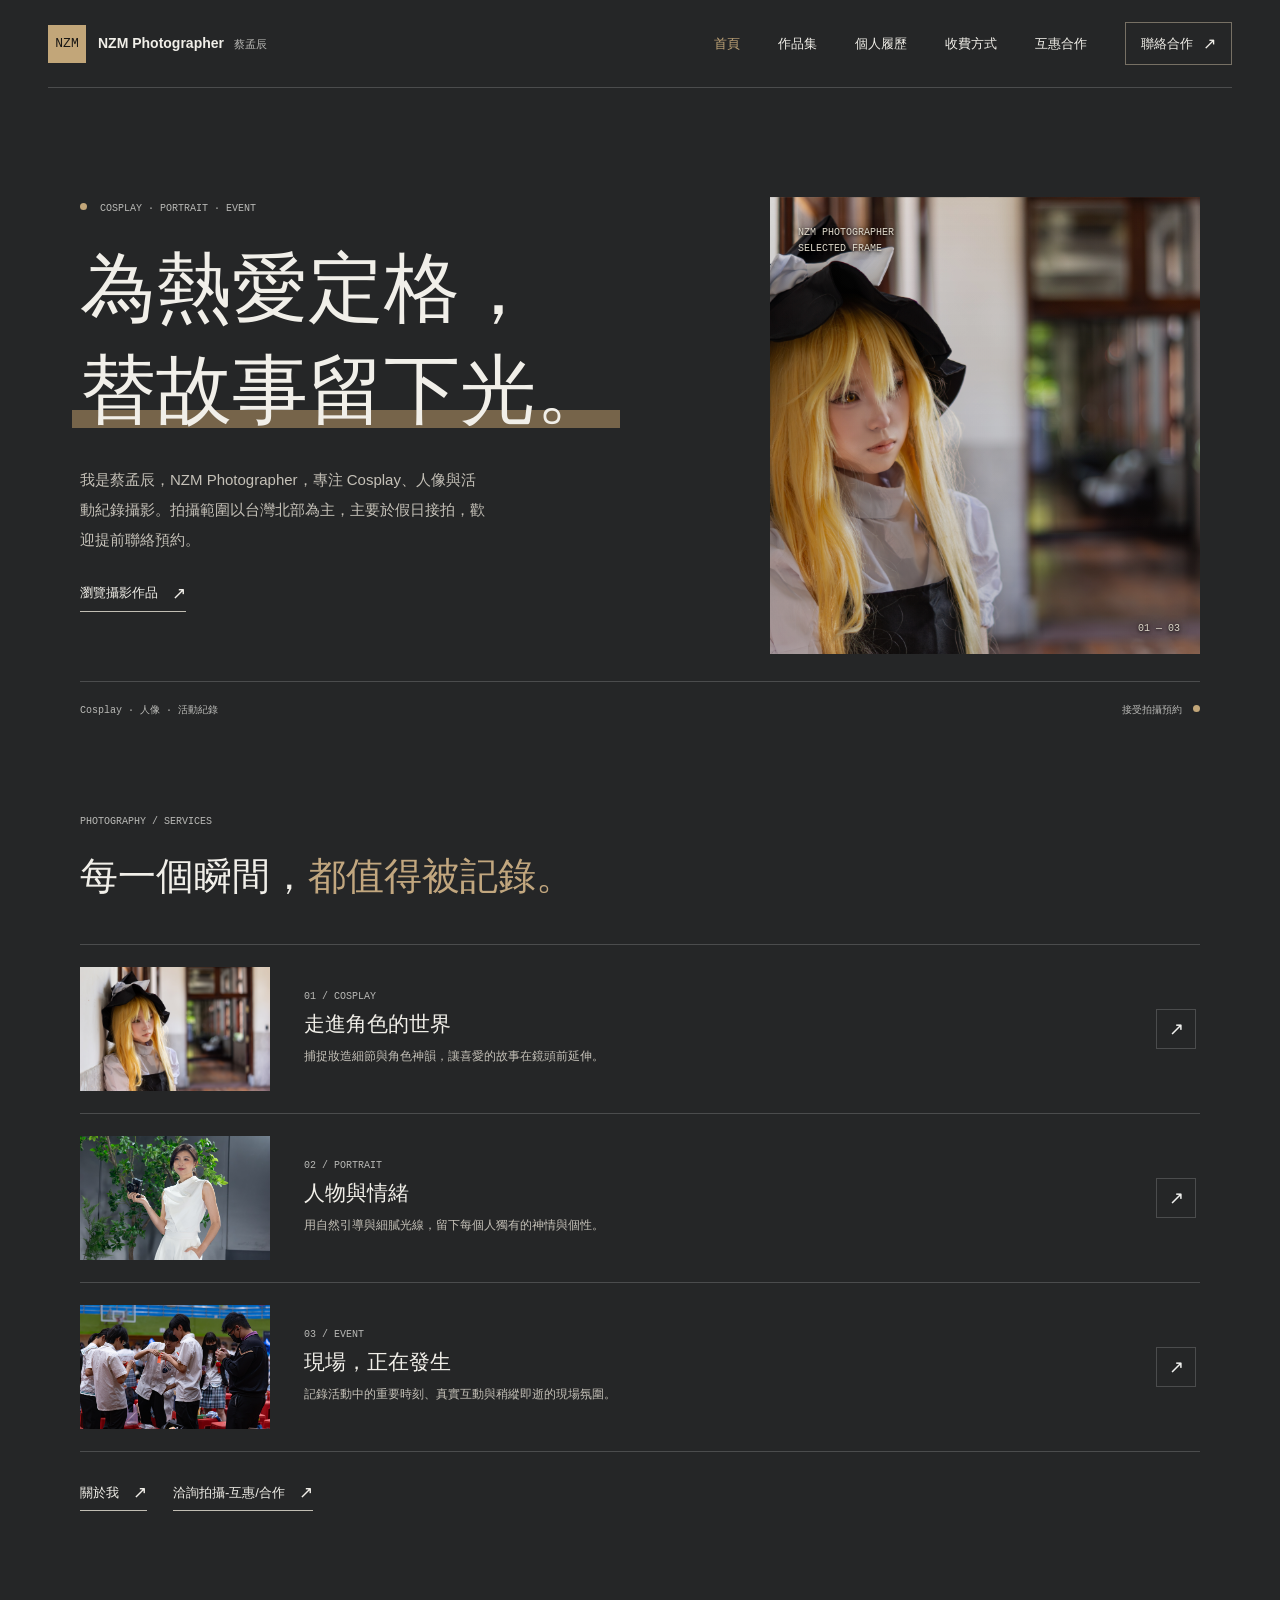
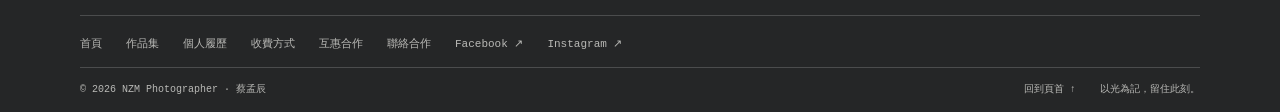
<file: index.html>
<!doctype html>
<html lang="zh-Hant">
  <head>
    <meta charset="UTF-8" />
    <meta name="viewport" content="width=device-width, initial-scale=1.0" />
    <meta name="theme-color" content="#252627" />
    <meta name="description" content="NZM Photographer 蔡孟辰的攝影作品集，專注 Cosplay、人像與活動紀錄攝影。" />
    <title>NZM Photographer | 蔡孟辰</title>
    <link rel="stylesheet" href="./styles.css" />
    <script src="./script.js" defer></script>
  </head>
  <body>
    <header class="site-header">
      <a class="brand" href="./index.html" aria-label="NZM Photographer 蔡孟辰，回到首頁">
        <span class="brand-mark">NZM</span>
        <span class="brand-name">NZM Photographer <span>蔡孟辰</span></span>
      </a>
      <button class="menu-toggle" type="button" aria-expanded="false" aria-controls="site-nav">
        <span></span>
        <span></span>
        <span class="visually-hidden">開啟選單</span>
      </button>
      <nav class="site-nav" id="site-nav" aria-label="主要導覽">
        <a href="./index.html" aria-current="page">首頁</a>
        <a href="./portfolio.html">作品集</a>
        <a href="./resume.html">個人履歷</a>
        <a href="./pricing.html">收費方式</a>
        <a href="./collaboration.html">互惠合作</a>
        <a class="nav-contact" href="./contact.html">聯絡合作 <span aria-hidden="true">↗</span></a>
      </nav>
    </header>

    <main id="top">
      <section class="hero section-wrap" aria-labelledby="hero-title">
        <div class="hero-copy">
          <p class="eyebrow"><span class="status-dot"></span> COSPLAY · PORTRAIT · EVENT</p>
          <h1 id="hero-title">為熱愛定格，<br /><span>替故事留下光。</span></h1>
          <p class="hero-intro">我是蔡孟辰，NZM Photographer，專注 Cosplay、人像與活動紀錄攝影。拍攝範圍以台灣北部為主，主要於假日接拍，歡迎提前聯絡預約。</p>
          <a class="text-link" href="./portfolio.html">瀏覽攝影作品 <span aria-hidden="true">↗</span></a>
        </div>
        <div class="hero-art" role="img" aria-label="NZM Photographer 的 Cosplay 攝影作品">
          <span class="art-caption">NZM PHOTOGRAPHER<br />SELECTED FRAME</span>
          <span class="art-index">01 — 03</span>
        </div>
        <div class="hero-foot">
          <span>Cosplay · 人像 · 活動紀錄</span>
          <span>接受拍攝預約 <span class="status-dot"></span></span>
        </div>
      </section>

      <section class="home-services section-wrap" aria-labelledby="services-title">
        <div class="section-heading">
          <p class="eyebrow">PHOTOGRAPHY / SERVICES</p>
          <h2 id="services-title">每一個瞬間，<em>都值得被記錄。</em></h2>
        </div>
        <div class="service-links">
          <a class="service-link" href="./portfolio.html#cosplay">
            <span class="service-visual"><img src="./images/01cosplay.jpg" alt="" loading="lazy" /></span>
            <span class="service-copy"><span class="service-number">01 / COSPLAY</span><strong>走進角色的世界</strong><span class="service-description">捕捉妝造細節與角色神韻，讓喜愛的故事在鏡頭前延伸。</span></span>
            <span class="service-arrow" aria-hidden="true">↗</span>
          </a>
          <a class="service-link" href="./portfolio.html#portrait">
            <span class="service-visual"><img src="./images/02portralt.jpg" alt="" loading="lazy" /></span>
            <span class="service-copy"><span class="service-number">02 / PORTRAIT</span><strong>人物與情緒</strong><span class="service-description">用自然引導與細膩光線，留下每個人獨有的神情與個性。</span></span>
            <span class="service-arrow" aria-hidden="true">↗</span>
          </a>
          <a class="service-link" href="./portfolio.html#event">
            <span class="service-visual"><img src="./images/03event.jpg" alt="" loading="lazy" /></span>
            <span class="service-copy"><span class="service-number">03 / EVENT</span><strong>現場，正在發生</strong><span class="service-description">記錄活動中的重要時刻、真實互動與稍縱即逝的現場氛圍。</span></span>
            <span class="service-arrow" aria-hidden="true">↗</span>
          </a>
        </div>
        <div class="home-cta">
          <a class="text-link" href="./resume.html">關於我 <span aria-hidden="true">↗</span></a>
          <a class="text-link" href="./contact.html">洽詢拍攝-互惠/合作 <span aria-hidden="true">↗</span></a>
        </div>
      </section>
    </main>

    <footer class="site-footer section-wrap">
      <nav class="footer-links" aria-label="頁尾快速連結">
        <a href="./index.html">首頁</a>
        <a href="./portfolio.html">作品集</a>
        <a href="./resume.html">個人履歷</a>
        <a href="./pricing.html">收費方式</a>
        <a href="./collaboration.html">互惠合作</a>
        <a href="./contact.html">聯絡合作</a>
        <a href="https://www.facebook.com/profile.php?id=61589258202401" target="_blank" rel="noopener noreferrer">Facebook ↗</a>
        <a href="https://www.instagram.com/ykacgn17_t0kisaki/" target="_blank" rel="noopener noreferrer">Instagram ↗</a>
      </nav>
      <span>© <span id="year"></span> NZM Photographer · 蔡孟辰</span>
      <a href="#top">回到頁首 ↑</a>
      <span>以光為記，留住此刻。</span>
    </footer>
  </body>
</html>
</file>
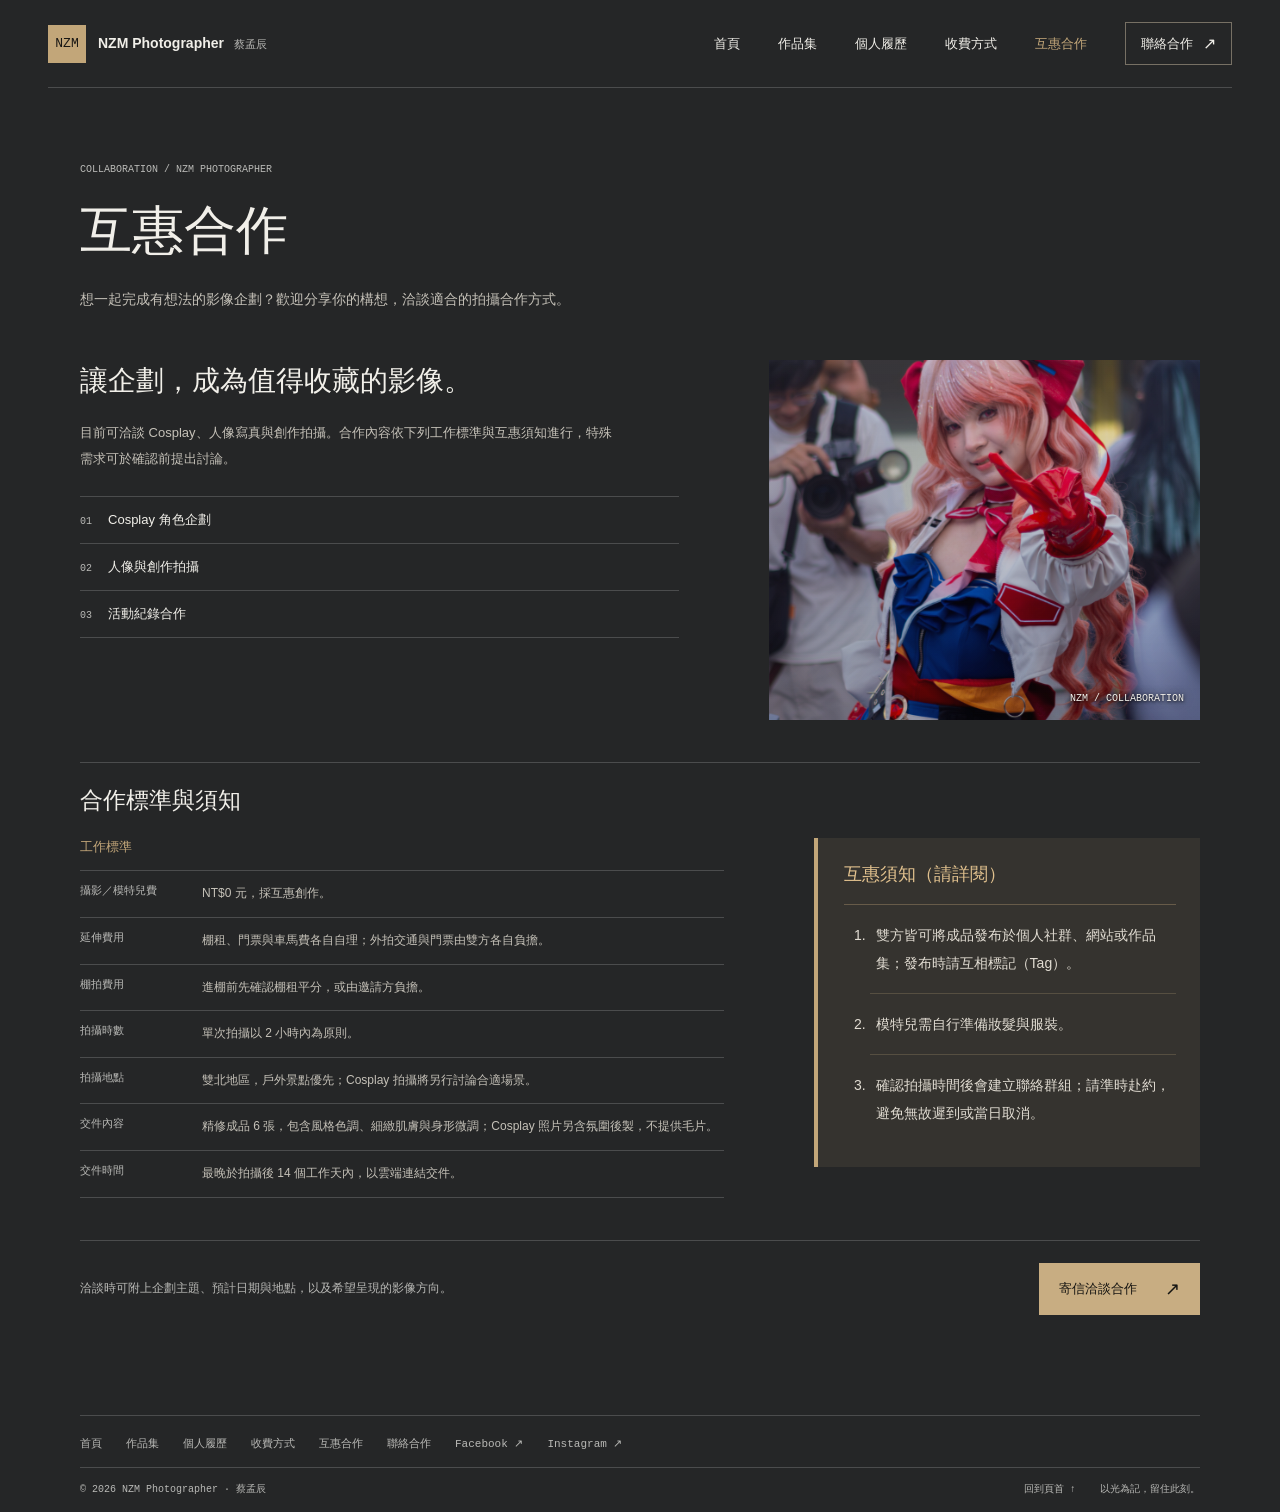
<file: collaboration.html>
<!doctype html>
<html lang="zh-Hant">
  <head>
    <meta charset="UTF-8" />
    <meta name="viewport" content="width=device-width, initial-scale=1.0" />
    <meta name="theme-color" content="#252627" />
    <meta name="description" content="與 NZM Photographer 蔡孟辰洽談 Cosplay、人像與活動紀錄互惠合作。" />
    <title>互惠合作 | NZM Photographer</title>
    <link rel="stylesheet" href="./styles.css" />
    <script src="./script.js" defer></script>
  </head>
  <body>
    <header class="site-header">
      <a class="brand" href="./index.html" aria-label="NZM Photographer 蔡孟辰，回到首頁">
        <span class="brand-mark">NZM</span>
        <span class="brand-name">NZM Photographer <span>蔡孟辰</span></span>
      </a>
      <button class="menu-toggle" type="button" aria-expanded="false" aria-controls="site-nav">
        <span></span><span></span><span class="visually-hidden">開啟選單</span>
      </button>
      <nav class="site-nav" id="site-nav" aria-label="主要導覽">
        <a href="./index.html">首頁</a>
        <a href="./portfolio.html">作品集</a>
        <a href="./resume.html">個人履歷</a>
        <a href="./pricing.html">收費方式</a>
        <a href="./collaboration.html" aria-current="page">互惠合作</a>
        <a class="nav-contact" href="./contact.html">聯絡合作 <span aria-hidden="true">↗</span></a>
      </nav>
    </header>
    <main id="top" class="page-content section-wrap collaboration-page">
      <header class="page-heading">
        <p class="eyebrow">COLLABORATION / NZM PHOTOGRAPHER</p>
        <h1>互惠合作</h1>
        <p>想一起完成有想法的影像企劃？歡迎分享你的構想，洽談適合的拍攝合作方式。</p>
      </header>
      <section class="collaboration-intro" aria-labelledby="collaboration-title">
        <div class="collaboration-copy">
          <h2 id="collaboration-title">讓企劃，成為值得收藏的影像。</h2>
          <p>目前可洽談 Cosplay、人像寫真與創作拍攝。合作內容依下列工作標準與互惠須知進行，特殊需求可於確認前提出討論。</p>
          <ul class="collaboration-types">
            <li><span>01</span> Cosplay 角色企劃</li>
            <li><span>02</span> 人像與創作拍攝</li>
            <li><span>03</span> 活動紀錄合作</li>
          </ul>
        </div>
        <div class="collaboration-photo" role="img" aria-label="互惠合作 Cosplay 攝影作品">
          <span>NZM / COLLABORATION</span>
        </div>
      </section>
      <section class="collaboration-terms" aria-labelledby="collaboration-terms-title">
        <h2 id="collaboration-terms-title">合作標準與須知</h2>
        <div class="collaboration-terms-grid">
          <section class="collaboration-standard" aria-labelledby="work-standard-title">
            <h3 id="work-standard-title">工作標準</h3>
            <dl class="collaboration-rule-list">
              <div><dt>攝影／模特兒費</dt><dd>NT$0 元，採互惠創作。</dd></div>
              <div><dt>延伸費用</dt><dd>棚租、門票與車馬費各自自理；外拍交通與門票由雙方各自負擔。</dd></div>
              <div><dt>棚拍費用</dt><dd>進棚前先確認棚租平分，或由邀請方負擔。</dd></div>
              <div><dt>拍攝時數</dt><dd>單次拍攝以 2 小時內為原則。</dd></div>
              <div><dt>拍攝地點</dt><dd>雙北地區，戶外景點優先；Cosplay 拍攝將另行討論合適場景。</dd></div>
              <div><dt>交件內容</dt><dd>精修成品 6 張，包含風格色調、細緻肌膚與身形微調；Cosplay 照片另含氛圍後製，不提供毛片。</dd></div>
              <div><dt>交件時間</dt><dd>最晚於拍攝後 14 個工作天內，以雲端連結交件。</dd></div>
            </dl>
          </section>
          <section class="collaboration-notes" aria-labelledby="mutual-notes-title">
            <h3 id="mutual-notes-title">互惠須知（請詳閱）</h3>
            <ol>
              <li>雙方皆可將成品發布於個人社群、網站或作品集；發布時請互相標記（Tag）。</li>
              <li>模特兒需自行準備妝髮與服裝。</li>
              <li>確認拍攝時間後會建立聯絡群組；請準時赴約，避免無故遲到或當日取消。</li>
            </ol>
          </section>
        </div>
      </section>
      <section class="collaboration-contact" aria-label="互惠合作洽詢">
        <p>洽談時可附上企劃主題、預計日期與地點，以及希望呈現的影像方向。</p>
        <a class="contact-button" href="mailto:c636222454@gmail.com?subject=%E4%BA%92%E6%83%A0%E5%90%88%E4%BD%9C%E6%B4%BD%E8%A9%A2">寄信洽談合作 <span aria-hidden="true">↗</span></a>
      </section>
    </main>
    <footer class="site-footer section-wrap">
      <nav class="footer-links" aria-label="頁尾快速連結">
        <a href="./index.html">首頁</a>
        <a href="./portfolio.html">作品集</a>
        <a href="./resume.html">個人履歷</a>
        <a href="./pricing.html">收費方式</a>
        <a href="./collaboration.html">互惠合作</a>
        <a href="./contact.html">聯絡合作</a>
        <a href="https://www.facebook.com/profile.php?id=61589258202401" target="_blank" rel="noopener noreferrer">Facebook ↗</a>
        <a href="https://www.instagram.com/ykacgn17_t0kisaki/" target="_blank" rel="noopener noreferrer">Instagram ↗</a>
      </nav>
      <span>© <span id="year"></span> NZM Photographer · 蔡孟辰</span>
      <a href="#top">回到頁首 ↑</a>
      <span>以光為記，留住此刻。</span>
    </footer>
  </body>
</html>
</file>
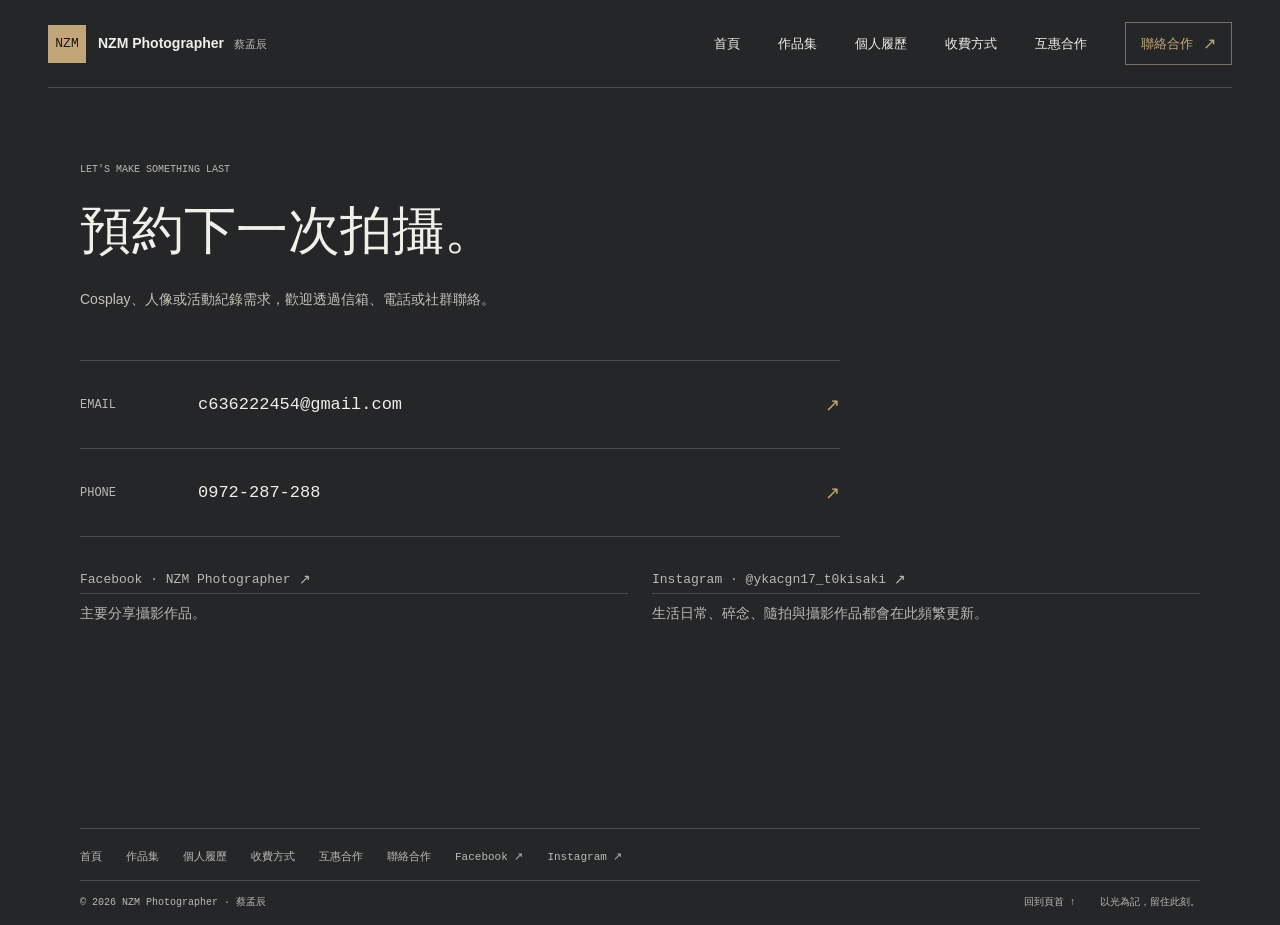
<file: contact.html>
<!doctype html>
<html lang="zh-Hant">
  <head>
    <meta charset="UTF-8" />
    <meta name="viewport" content="width=device-width, initial-scale=1.0" />
    <meta name="theme-color" content="#252627" />
    <meta name="description" content="聯絡 NZM Photographer 蔡孟辰，洽詢 Cosplay、人像與活動紀錄攝影。" />
    <title>聯絡合作 | NZM Photographer</title>
    <link rel="stylesheet" href="./styles.css" />
    <script src="./script.js" defer></script>
  </head>
  <body>
    <header class="site-header">
      <a class="brand" href="./index.html" aria-label="NZM Photographer 蔡孟辰，回到首頁">
        <span class="brand-mark">NZM</span>
        <span class="brand-name">NZM Photographer <span>蔡孟辰</span></span>
      </a>
      <button class="menu-toggle" type="button" aria-expanded="false" aria-controls="site-nav">
        <span></span><span></span><span class="visually-hidden">開啟選單</span>
      </button>
      <nav class="site-nav" id="site-nav" aria-label="主要導覽">
        <a href="./index.html">首頁</a>
        <a href="./portfolio.html">作品集</a>
        <a href="./resume.html">個人履歷</a>
        <a href="./pricing.html">收費方式</a>
        <a href="./collaboration.html">互惠合作</a>
        <a class="nav-contact" href="./contact.html" aria-current="page">聯絡合作 <span aria-hidden="true">↗</span></a>
      </nav>
    </header>
    <main id="top" class="page-content section-wrap contact-page">
      <header class="page-heading">
        <p class="eyebrow">LET'S MAKE SOMETHING LAST</p>
        <h1>預約下一次拍攝。</h1>
        <p>Cosplay、人像或活動紀錄需求，歡迎透過信箱、電話或社群聯絡。</p>
      </header>
      <section class="contact-details" aria-label="聯絡方式">
        <a class="contact-detail" href="mailto:c636222454@gmail.com">
          <span class="eyebrow">EMAIL</span><strong>c636222454@gmail.com</strong><span aria-hidden="true">↗</span>
        </a>
        <a class="contact-detail" href="tel:+886972287288">
          <span class="eyebrow">PHONE</span><strong>0972-287-288</strong><span aria-hidden="true">↗</span>
        </a>
      </section>
      <nav class="social-links contact-socials" aria-label="社群平台">
        <div class="social-item">
          <a href="https://www.facebook.com/profile.php?id=61589258202401" target="_blank" rel="noopener noreferrer">Facebook · NZM Photographer <span aria-hidden="true">↗</span></a>
          <p>主要分享攝影作品。</p>
        </div>
        <div class="social-item">
          <a href="https://www.instagram.com/ykacgn17_t0kisaki/" target="_blank" rel="noopener noreferrer">Instagram · @ykacgn17_t0kisaki <span aria-hidden="true">↗</span></a>
          <p>生活日常、碎念、隨拍與攝影作品都會在此頻繁更新。</p>
        </div>
      </nav>
    </main>
    <footer class="site-footer section-wrap">
      <nav class="footer-links" aria-label="頁尾快速連結">
        <a href="./index.html">首頁</a>
        <a href="./portfolio.html">作品集</a>
        <a href="./resume.html">個人履歷</a>
        <a href="./pricing.html">收費方式</a>
        <a href="./collaboration.html">互惠合作</a>
        <a href="./contact.html">聯絡合作</a>
        <a href="https://www.facebook.com/profile.php?id=61589258202401" target="_blank" rel="noopener noreferrer">Facebook ↗</a>
        <a href="https://www.instagram.com/ykacgn17_t0kisaki/" target="_blank" rel="noopener noreferrer">Instagram ↗</a>
      </nav>
      <span>© <span id="year"></span> NZM Photographer · 蔡孟辰</span>
      <a href="#top">回到頁首 ↑</a>
      <span>以光為記，留住此刻。</span>
    </footer>
  </body>
</html>
</file>
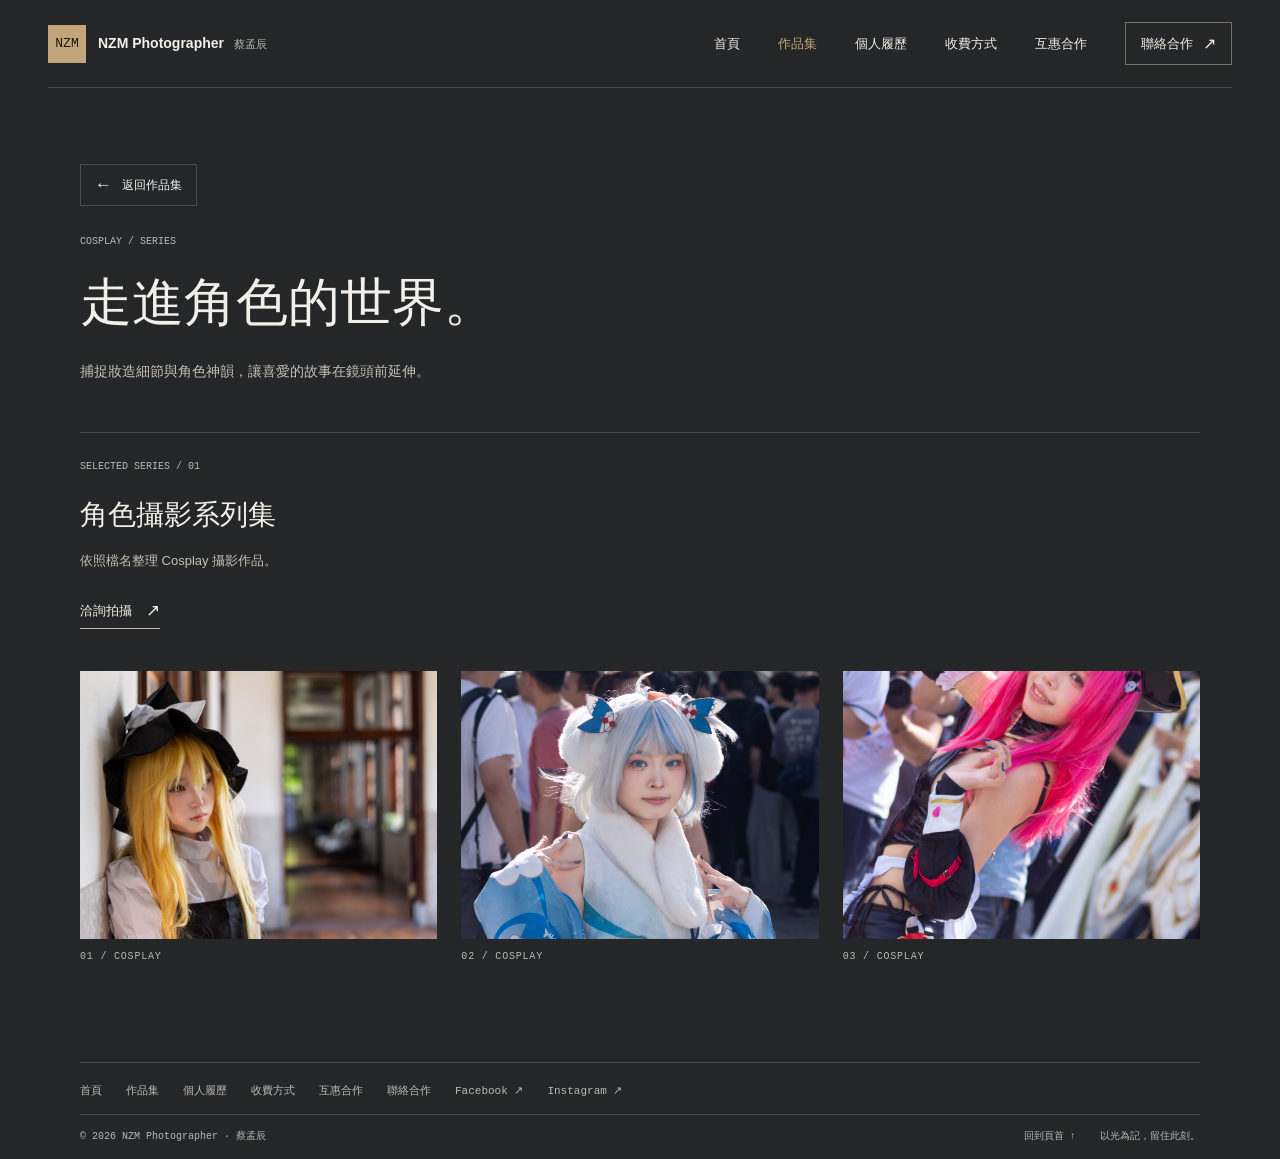
<file: cosplay-series.html>
<!doctype html>
<html lang="zh-Hant">
  <head>
    <meta charset="UTF-8" />
    <meta name="viewport" content="width=device-width, initial-scale=1.0" />
    <meta name="theme-color" content="#252627" />
    <meta name="description" content="瀏覽 NZM Photographer 蔡孟辰的 Cosplay 角色攝影系列作品。" />
    <title>Cosplay 系列作品 | NZM Photographer</title>
    <link rel="stylesheet" href="./styles.css" />
    <script src="./script.js" defer></script>
  </head>
  <body>
    <header class="site-header">
      <a class="brand" href="./index.html" aria-label="NZM Photographer 蔡孟辰，回到首頁">
        <span class="brand-mark">NZM</span>
        <span class="brand-name">NZM Photographer <span>蔡孟辰</span></span>
      </a>
      <button class="menu-toggle" type="button" aria-expanded="false" aria-controls="site-nav">
        <span></span><span></span><span class="visually-hidden">開啟選單</span>
      </button>
      <nav class="site-nav" id="site-nav" aria-label="主要導覽">
        <a href="./index.html">首頁</a>
        <a href="./portfolio.html" aria-current="page">作品集</a>
        <a href="./resume.html">個人履歷</a>
        <a href="./pricing.html">收費方式</a>
        <a href="./collaboration.html">互惠合作</a>
        <a class="nav-contact" href="./contact.html">聯絡合作 <span aria-hidden="true">↗</span></a>
      </nav>
    </header>
    <main id="top" class="page-content section-wrap">
      <a class="series-back-link" href="./portfolio.html"><span aria-hidden="true">←</span> 返回作品集</a>
      <header class="page-heading">
        <p class="eyebrow">COSPLAY / SERIES</p>
        <h1>走進角色的世界。</h1>
        <p>捕捉妝造細節與角色神韻，讓喜愛的故事在鏡頭前延伸。</p>
      </header>
      <section class="series-collection" aria-label="Cosplay 系列作品">
        <div class="series-copy">
          <p class="eyebrow">SELECTED SERIES / 01</p>
          <h2>角色攝影系列集</h2>
          <p>依照檔名整理 Cosplay 攝影作品。</p>
          <nav class="series-links" aria-label="系列頁面導覽">
            <a class="text-link" href="./contact.html">洽詢拍攝 <span aria-hidden="true">↗</span></a>
          </nav>
        </div>
      </section>
      <section class="series-gallery" aria-label="Cosplay 攝影作品">
        <figure class="series-gallery-item">
          <img src="./images/01cosplay.jpg" alt="Cosplay 角色攝影作品 01" loading="lazy" />
          <figcaption>01 / COSPLAY</figcaption>
        </figure>
        <figure class="series-gallery-item">
          <img src="./images/01cosplay2.jpg" alt="Cosplay 角色攝影作品 02" loading="lazy" />
          <figcaption>02 / COSPLAY</figcaption>
        </figure>
        <figure class="series-gallery-item">
          <img src="./images/01cosplay3.jpg" alt="Cosplay 角色攝影作品 03" loading="lazy" />
          <figcaption>03 / COSPLAY</figcaption>
        </figure>
      </section>
    </main>
    <footer class="site-footer section-wrap">
      <nav class="footer-links" aria-label="頁尾快速連結">
        <a href="./index.html">首頁</a>
        <a href="./portfolio.html">作品集</a>
        <a href="./resume.html">個人履歷</a>
        <a href="./pricing.html">收費方式</a>
        <a href="./collaboration.html">互惠合作</a>
        <a href="./contact.html">聯絡合作</a>
        <a href="https://www.facebook.com/profile.php?id=61589258202401" target="_blank" rel="noopener noreferrer">Facebook ↗</a>
        <a href="https://www.instagram.com/ykacgn17_t0kisaki/" target="_blank" rel="noopener noreferrer">Instagram ↗</a>
      </nav>
      <span>© <span id="year"></span> NZM Photographer · 蔡孟辰</span>
      <a href="#top">回到頁首 ↑</a>
      <span>以光為記，留住此刻。</span>
    </footer>
  </body>
</html>
</file>
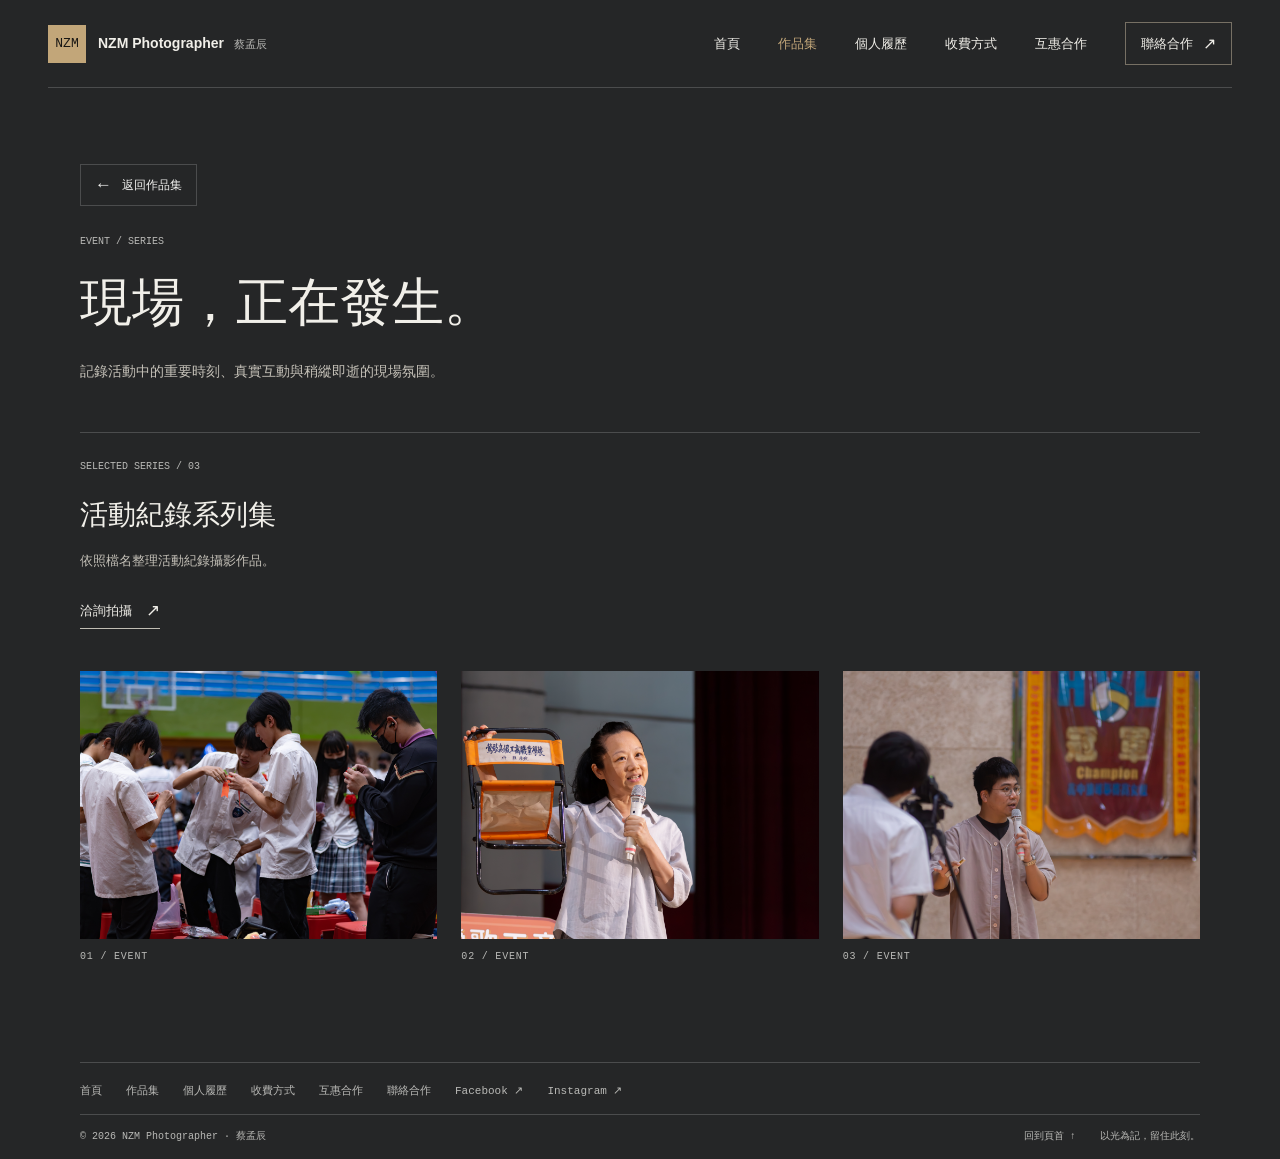
<file: event-series.html>
<!doctype html>
<html lang="zh-Hant">
  <head>
    <meta charset="UTF-8" />
    <meta name="viewport" content="width=device-width, initial-scale=1.0" />
    <meta name="theme-color" content="#252627" />
    <meta name="description" content="瀏覽 NZM Photographer 蔡孟辰的活動紀錄攝影系列作品。" />
    <title>活動系列作品 | NZM Photographer</title>
    <link rel="stylesheet" href="./styles.css" />
    <script src="./script.js" defer></script>
  </head>
  <body>
    <header class="site-header">
      <a class="brand" href="./index.html" aria-label="NZM Photographer 蔡孟辰，回到首頁">
        <span class="brand-mark">NZM</span>
        <span class="brand-name">NZM Photographer <span>蔡孟辰</span></span>
      </a>
      <button class="menu-toggle" type="button" aria-expanded="false" aria-controls="site-nav">
        <span></span><span></span><span class="visually-hidden">開啟選單</span>
      </button>
      <nav class="site-nav" id="site-nav" aria-label="主要導覽">
        <a href="./index.html">首頁</a>
        <a href="./portfolio.html" aria-current="page">作品集</a>
        <a href="./resume.html">個人履歷</a>
        <a href="./pricing.html">收費方式</a>
        <a href="./collaboration.html">互惠合作</a>
        <a class="nav-contact" href="./contact.html">聯絡合作 <span aria-hidden="true">↗</span></a>
      </nav>
    </header>
    <main id="top" class="page-content section-wrap">
      <a class="series-back-link" href="./portfolio.html"><span aria-hidden="true">←</span> 返回作品集</a>
      <header class="page-heading">
        <p class="eyebrow">EVENT / SERIES</p>
        <h1>現場，正在發生。</h1>
        <p>記錄活動中的重要時刻、真實互動與稍縱即逝的現場氛圍。</p>
      </header>
      <section class="series-collection" aria-label="活動系列作品">
        <div class="series-copy">
          <p class="eyebrow">SELECTED SERIES / 03</p>
          <h2>活動紀錄系列集</h2>
          <p>依照檔名整理活動紀錄攝影作品。</p>
          <nav class="series-links" aria-label="系列頁面導覽">
            <a class="text-link" href="./contact.html">洽詢拍攝 <span aria-hidden="true">↗</span></a>
          </nav>
        </div>
      </section>
      <section class="series-gallery" aria-label="活動紀錄攝影作品">
        <figure class="series-gallery-item">
          <img src="./images/03event.jpg" alt="活動紀錄攝影作品 01" loading="lazy" />
          <figcaption>01 / EVENT</figcaption>
        </figure>
        <figure class="series-gallery-item">
          <img src="./images/03event2.jpg" alt="活動紀錄攝影作品 02" loading="lazy" />
          <figcaption>02 / EVENT</figcaption>
        </figure>
        <figure class="series-gallery-item">
          <img src="./images/03event3.jpg" alt="活動紀錄攝影作品 03" loading="lazy" />
          <figcaption>03 / EVENT</figcaption>
        </figure>
      </section>
    </main>
    <footer class="site-footer section-wrap">
      <nav class="footer-links" aria-label="頁尾快速連結">
        <a href="./index.html">首頁</a>
        <a href="./portfolio.html">作品集</a>
        <a href="./resume.html">個人履歷</a>
        <a href="./pricing.html">收費方式</a>
        <a href="./collaboration.html">互惠合作</a>
        <a href="./contact.html">聯絡合作</a>
        <a href="https://www.facebook.com/profile.php?id=61589258202401" target="_blank" rel="noopener noreferrer">Facebook ↗</a>
        <a href="https://www.instagram.com/ykacgn17_t0kisaki/" target="_blank" rel="noopener noreferrer">Instagram ↗</a>
      </nav>
      <span>© <span id="year"></span> NZM Photographer · 蔡孟辰</span>
      <a href="#top">回到頁首 ↑</a>
      <span>以光為記，留住此刻。</span>
    </footer>
  </body>
</html>
</file>
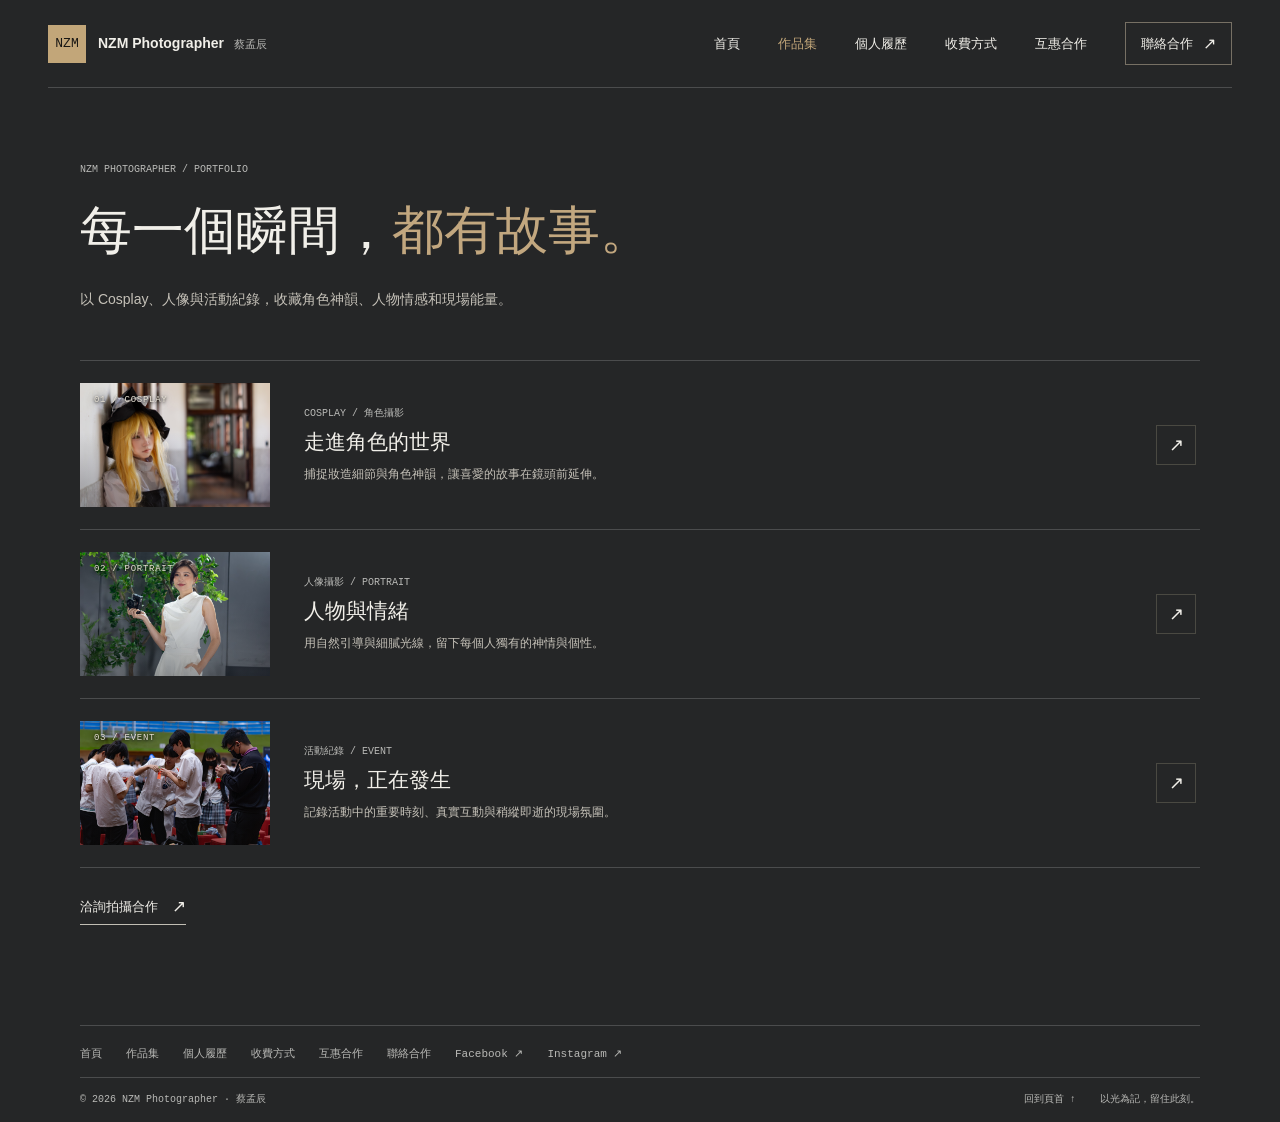
<file: portfolio.html>
<!doctype html>
<html lang="zh-Hant">
  <head>
    <meta charset="UTF-8" />
    <meta name="viewport" content="width=device-width, initial-scale=1.0" />
    <meta name="theme-color" content="#252627" />
    <meta name="description" content="NZM Photographer 蔡孟辰的 Cosplay、人像與活動紀錄攝影作品。" />
    <title>作品集 | NZM Photographer</title>
    <link rel="stylesheet" href="./styles.css" />
    <script src="./script.js" defer></script>
  </head>
  <body>
    <header class="site-header">
      <a class="brand" href="./index.html" aria-label="NZM Photographer 蔡孟辰，回到首頁">
        <span class="brand-mark">NZM</span>
        <span class="brand-name">NZM Photographer <span>蔡孟辰</span></span>
      </a>
      <button class="menu-toggle" type="button" aria-expanded="false" aria-controls="site-nav">
        <span></span><span></span><span class="visually-hidden">開啟選單</span>
      </button>
      <nav class="site-nav" id="site-nav" aria-label="主要導覽">
        <a href="./index.html">首頁</a>
        <a href="./portfolio.html" aria-current="page">作品集</a>
        <a href="./resume.html">個人履歷</a>
        <a href="./pricing.html">收費方式</a>
        <a href="./collaboration.html">互惠合作</a>
        <a class="nav-contact" href="./contact.html">聯絡合作 <span aria-hidden="true">↗</span></a>
      </nav>
    </header>
    <main id="top" class="page-content section-wrap">
      <header class="page-heading">
        <p class="eyebrow">NZM PHOTOGRAPHER / PORTFOLIO</p>
        <h1>每一個瞬間，<em>都有故事。</em></h1>
        <p>以 Cosplay、人像與活動紀錄，收藏角色神韻、人物情感和現場能量。</p>
      </header>
      <section class="project-list" aria-label="攝影作品分類">
        <article class="project-row" id="cosplay">
          <div class="project-visual photo-cosplay" role="img" aria-label="Cosplay 主題人像攝影作品"><span>01 / COSPLAY</span></div>
          <div class="project-copy">
            <p class="project-type">COSPLAY / 角色攝影</p>
            <h2>走進角色的世界</h2>
            <p>捕捉妝造細節與角色神韻，讓喜愛的故事在鏡頭前延伸。</p>
          </div>
          <a class="project-arrow" href="./cosplay-series.html" aria-label="瀏覽 Cosplay 系列作品"><span aria-hidden="true">↗</span></a>
        </article>
        <article class="project-row" id="portrait">
          <div class="project-visual photo-portrait" role="img" aria-label="人像寫真攝影作品"><span>02 / PORTRAIT</span></div>
          <div class="project-copy">
            <p class="project-type">人像攝影 / PORTRAIT</p>
            <h2>人物與情緒</h2>
            <p>用自然引導與細膩光線，留下每個人獨有的神情與個性。</p>
          </div>
          <a class="project-arrow" href="./portrait-series.html" aria-label="瀏覽人像系列作品"><span aria-hidden="true">↗</span></a>
        </article>
        <article class="project-row" id="event">
          <div class="project-visual photo-event" role="img" aria-label="活動現場紀錄攝影作品"><span>03 / EVENT</span></div>
          <div class="project-copy">
            <p class="project-type">活動紀錄 / EVENT</p>
            <h2>現場，正在發生</h2>
            <p>記錄活動中的重要時刻、真實互動與稍縱即逝的現場氛圍。</p>
          </div>
          <a class="project-arrow" href="./event-series.html" aria-label="瀏覽活動系列作品"><span aria-hidden="true">↗</span></a>
        </article>
      </section>
      <div class="page-end-link"><a class="text-link" href="./contact.html">洽詢拍攝合作 <span aria-hidden="true">↗</span></a></div>
    </main>
    <footer class="site-footer section-wrap">
      <nav class="footer-links" aria-label="頁尾快速連結">
        <a href="./index.html">首頁</a>
        <a href="./portfolio.html">作品集</a>
        <a href="./resume.html">個人履歷</a>
        <a href="./pricing.html">收費方式</a>
        <a href="./collaboration.html">互惠合作</a>
        <a href="./contact.html">聯絡合作</a>
        <a href="https://www.facebook.com/profile.php?id=61589258202401" target="_blank" rel="noopener noreferrer">Facebook ↗</a>
        <a href="https://www.instagram.com/ykacgn17_t0kisaki/" target="_blank" rel="noopener noreferrer">Instagram ↗</a>
      </nav>
      <span>© <span id="year"></span> NZM Photographer · 蔡孟辰</span>
      <a href="#top">回到頁首 ↑</a>
      <span>以光為記，留住此刻。</span>
    </footer>
  </body>
</html>
</file>
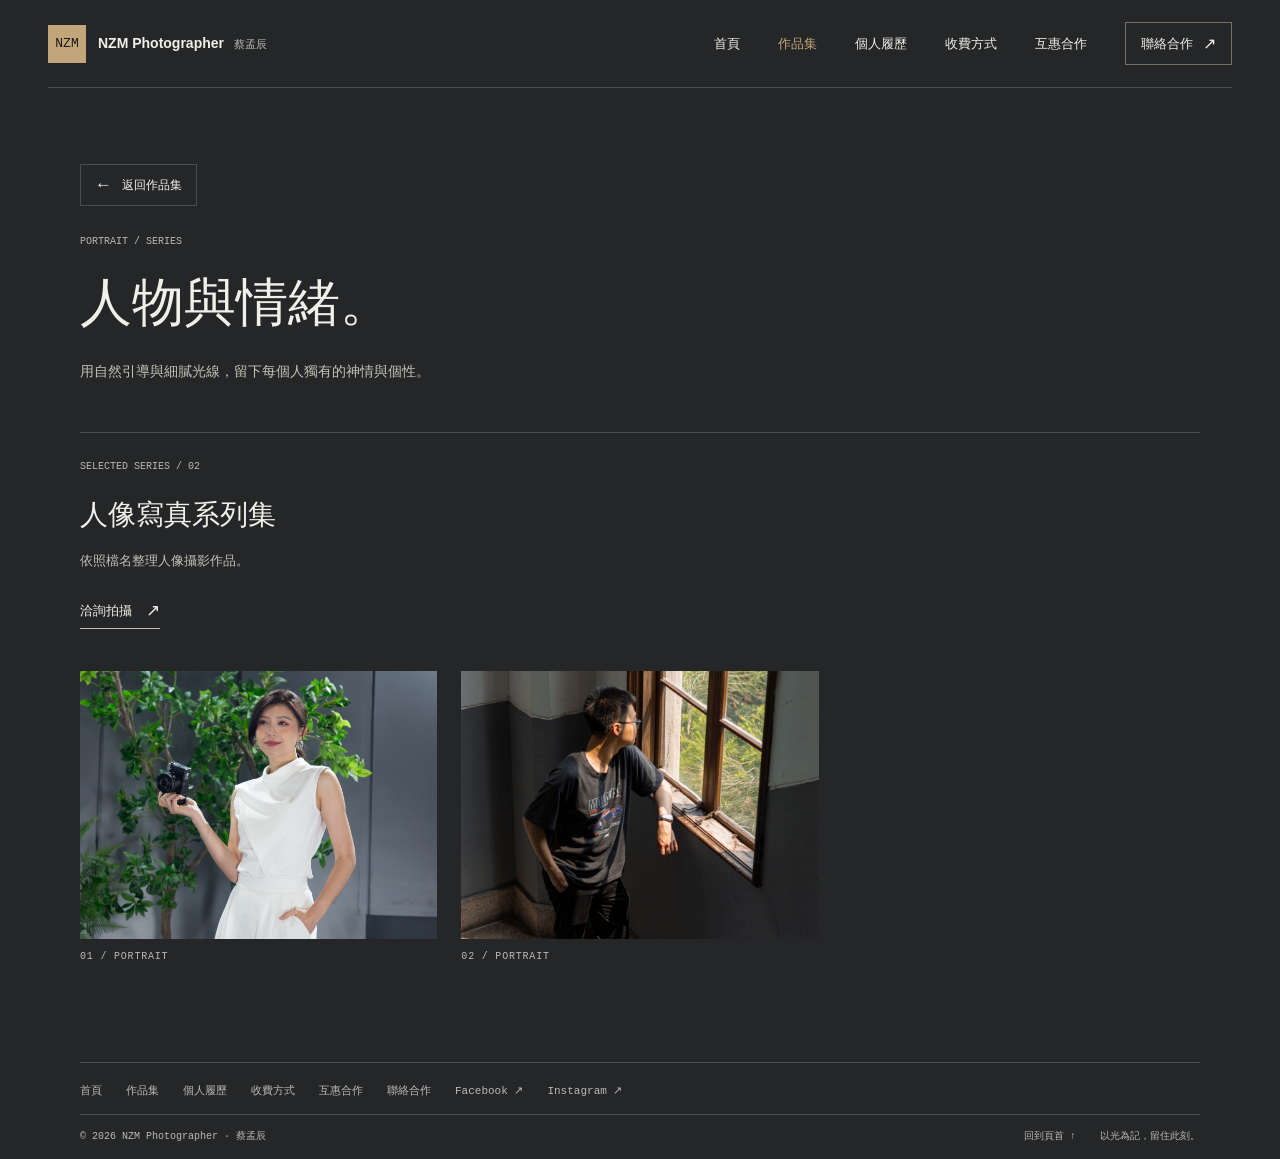
<file: portrait-series.html>
<!doctype html>
<html lang="zh-Hant">
  <head>
    <meta charset="UTF-8" />
    <meta name="viewport" content="width=device-width, initial-scale=1.0" />
    <meta name="theme-color" content="#252627" />
    <meta name="description" content="瀏覽 NZM Photographer 蔡孟辰的人像寫真系列作品。" />
    <title>人像系列作品 | NZM Photographer</title>
    <link rel="stylesheet" href="./styles.css" />
    <script src="./script.js" defer></script>
  </head>
  <body>
    <header class="site-header">
      <a class="brand" href="./index.html" aria-label="NZM Photographer 蔡孟辰，回到首頁">
        <span class="brand-mark">NZM</span>
        <span class="brand-name">NZM Photographer <span>蔡孟辰</span></span>
      </a>
      <button class="menu-toggle" type="button" aria-expanded="false" aria-controls="site-nav">
        <span></span><span></span><span class="visually-hidden">開啟選單</span>
      </button>
      <nav class="site-nav" id="site-nav" aria-label="主要導覽">
        <a href="./index.html">首頁</a>
        <a href="./portfolio.html" aria-current="page">作品集</a>
        <a href="./resume.html">個人履歷</a>
        <a href="./pricing.html">收費方式</a>
        <a href="./collaboration.html">互惠合作</a>
        <a class="nav-contact" href="./contact.html">聯絡合作 <span aria-hidden="true">↗</span></a>
      </nav>
    </header>
    <main id="top" class="page-content section-wrap">
      <a class="series-back-link" href="./portfolio.html"><span aria-hidden="true">←</span> 返回作品集</a>
      <header class="page-heading">
        <p class="eyebrow">PORTRAIT / SERIES</p>
        <h1>人物與情緒。</h1>
        <p>用自然引導與細膩光線，留下每個人獨有的神情與個性。</p>
      </header>
      <section class="series-collection" aria-label="人像系列作品">
        <div class="series-copy">
          <p class="eyebrow">SELECTED SERIES / 02</p>
          <h2>人像寫真系列集</h2>
          <p>依照檔名整理人像攝影作品。</p>
          <nav class="series-links" aria-label="系列頁面導覽">
            <a class="text-link" href="./contact.html">洽詢拍攝 <span aria-hidden="true">↗</span></a>
          </nav>
        </div>
      </section>
      <section class="series-gallery" aria-label="人像寫真攝影作品">
        <figure class="series-gallery-item">
          <img src="./images/02portralt.jpg" alt="人像寫真攝影作品 01" loading="lazy" />
          <figcaption>01 / PORTRAIT</figcaption>
        </figure>
        <figure class="series-gallery-item">
          <img src="./images/02portralt2.jpg" alt="人像寫真攝影作品 02" loading="lazy" />
          <figcaption>02 / PORTRAIT</figcaption>
        </figure>
      </section>
    </main>
    <footer class="site-footer section-wrap">
      <nav class="footer-links" aria-label="頁尾快速連結">
        <a href="./index.html">首頁</a>
        <a href="./portfolio.html">作品集</a>
        <a href="./resume.html">個人履歷</a>
        <a href="./pricing.html">收費方式</a>
        <a href="./collaboration.html">互惠合作</a>
        <a href="./contact.html">聯絡合作</a>
        <a href="https://www.facebook.com/profile.php?id=61589258202401" target="_blank" rel="noopener noreferrer">Facebook ↗</a>
        <a href="https://www.instagram.com/ykacgn17_t0kisaki/" target="_blank" rel="noopener noreferrer">Instagram ↗</a>
      </nav>
      <span>© <span id="year"></span> NZM Photographer · 蔡孟辰</span>
      <a href="#top">回到頁首 ↑</a>
      <span>以光為記，留住此刻。</span>
    </footer>
  </body>
</html>
</file>
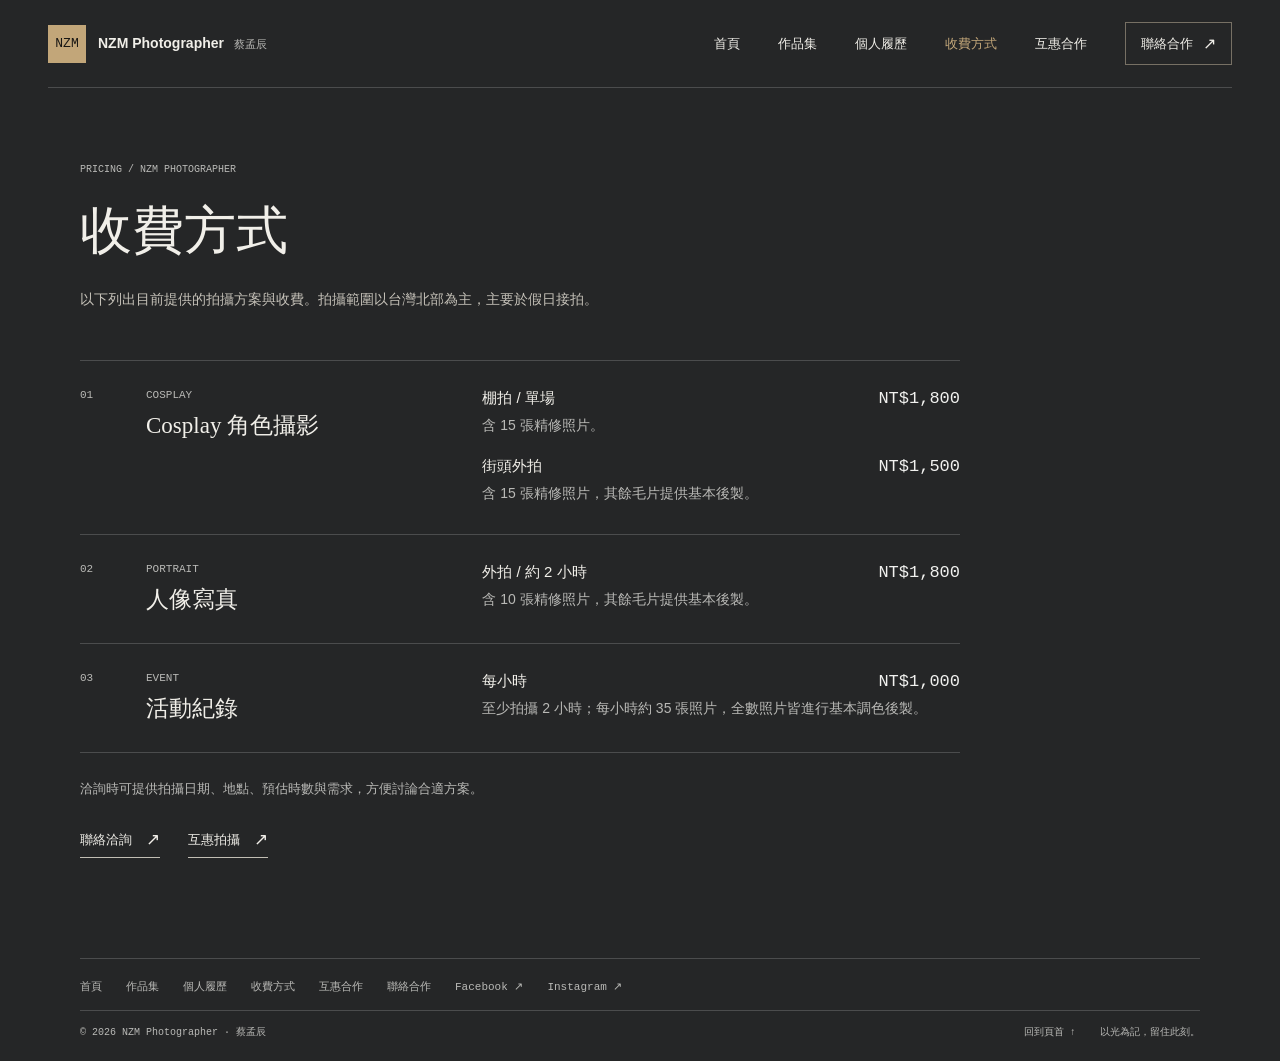
<file: pricing.html>
<!doctype html>
<html lang="zh-Hant">
  <head>
    <meta charset="UTF-8" />
    <meta name="viewport" content="width=device-width, initial-scale=1.0" />
    <meta name="theme-color" content="#252627" />
    <meta name="description" content="NZM Photographer 蔡孟辰的 Cosplay、人像與活動紀錄攝影收費方式。" />
    <title>收費方式 | NZM Photographer</title>
    <link rel="stylesheet" href="./styles.css" />
    <script src="./script.js" defer></script>
  </head>
  <body>
    <header class="site-header">
      <a class="brand" href="./index.html" aria-label="NZM Photographer 蔡孟辰，回到首頁">
        <span class="brand-mark">NZM</span>
        <span class="brand-name">NZM Photographer <span>蔡孟辰</span></span>
      </a>
      <button class="menu-toggle" type="button" aria-expanded="false" aria-controls="site-nav">
        <span></span><span></span><span class="visually-hidden">開啟選單</span>
      </button>
      <nav class="site-nav" id="site-nav" aria-label="主要導覽">
        <a href="./index.html">首頁</a>
        <a href="./portfolio.html">作品集</a>
        <a href="./resume.html">個人履歷</a>
        <a href="./pricing.html" aria-current="page">收費方式</a>
        <a href="./collaboration.html">互惠合作</a>
        <a class="nav-contact" href="./contact.html">聯絡合作 <span aria-hidden="true">↗</span></a>
      </nav>
    </header>
    <main id="top" class="page-content section-wrap pricing-page">
      <header class="page-heading">
        <p class="eyebrow">PRICING / NZM PHOTOGRAPHER</p>
        <h1>收費方式</h1>
        <p>以下列出目前提供的拍攝方案與收費。拍攝範圍以台灣北部為主，主要於假日接拍。</p>
      </header>
      <section class="pricing-list" aria-label="攝影服務報價方式">
        <article class="pricing-row">
          <span class="pricing-number">01</span>
          <div class="pricing-category"><p class="project-type">COSPLAY</p><h2>Cosplay 角色攝影</h2></div>
          <div class="pricing-options">
            <div class="pricing-option">
              <h3>棚拍 / 單場</h3>
              <strong>NT$1,800</strong>
              <p>含 15 張精修照片。</p>
            </div>
            <div class="pricing-option">
              <h3>街頭外拍</h3>
              <strong>NT$1,500</strong>
              <p>含 15 張精修照片，其餘毛片提供基本後製。</p>
            </div>
          </div>
        </article>
        <article class="pricing-row">
          <span class="pricing-number">02</span>
          <div class="pricing-category"><p class="project-type">PORTRAIT</p><h2>人像寫真</h2></div>
          <div class="pricing-options">
            <div class="pricing-option">
              <h3>外拍 / 約 2 小時</h3>
              <strong>NT$1,800</strong>
              <p>含 10 張精修照片，其餘毛片提供基本後製。</p>
            </div>
          </div>
        </article>
        <article class="pricing-row">
          <span class="pricing-number">03</span>
          <div class="pricing-category"><p class="project-type">EVENT</p><h2>活動紀錄</h2></div>
          <div class="pricing-options">
            <div class="pricing-option">
              <h3>每小時</h3>
              <strong>NT$1,000</strong>
              <p>至少拍攝 2 小時；每小時約 35 張照片，全數照片皆進行基本調色後製。</p>
            </div>
          </div>
        </article>
      </section>
      <p class="pricing-guidance">洽詢時可提供拍攝日期、地點、預估時數與需求，方便討論合適方案。</p>
      <div class="page-end-link pricing-page-links">
        <a class="text-link" href="./contact.html">聯絡洽詢 <span aria-hidden="true">↗</span></a>
        <a class="text-link" href="./collaboration.html">互惠拍攝 <span aria-hidden="true">↗</span></a>
      </div>
    </main>
    <footer class="site-footer section-wrap">
      <nav class="footer-links" aria-label="頁尾快速連結">
        <a href="./index.html">首頁</a>
        <a href="./portfolio.html">作品集</a>
        <a href="./resume.html">個人履歷</a>
        <a href="./pricing.html">收費方式</a>
        <a href="./collaboration.html">互惠合作</a>
        <a href="./contact.html">聯絡合作</a>
        <a href="https://www.facebook.com/profile.php?id=61589258202401" target="_blank" rel="noopener noreferrer">Facebook ↗</a>
        <a href="https://www.instagram.com/ykacgn17_t0kisaki/" target="_blank" rel="noopener noreferrer">Instagram ↗</a>
      </nav>
      <span>© <span id="year"></span> NZM Photographer · 蔡孟辰</span>
      <a href="#top">回到頁首 ↑</a>
      <span>以光為記，留住此刻。</span>
    </footer>
  </body>
</html>
</file>
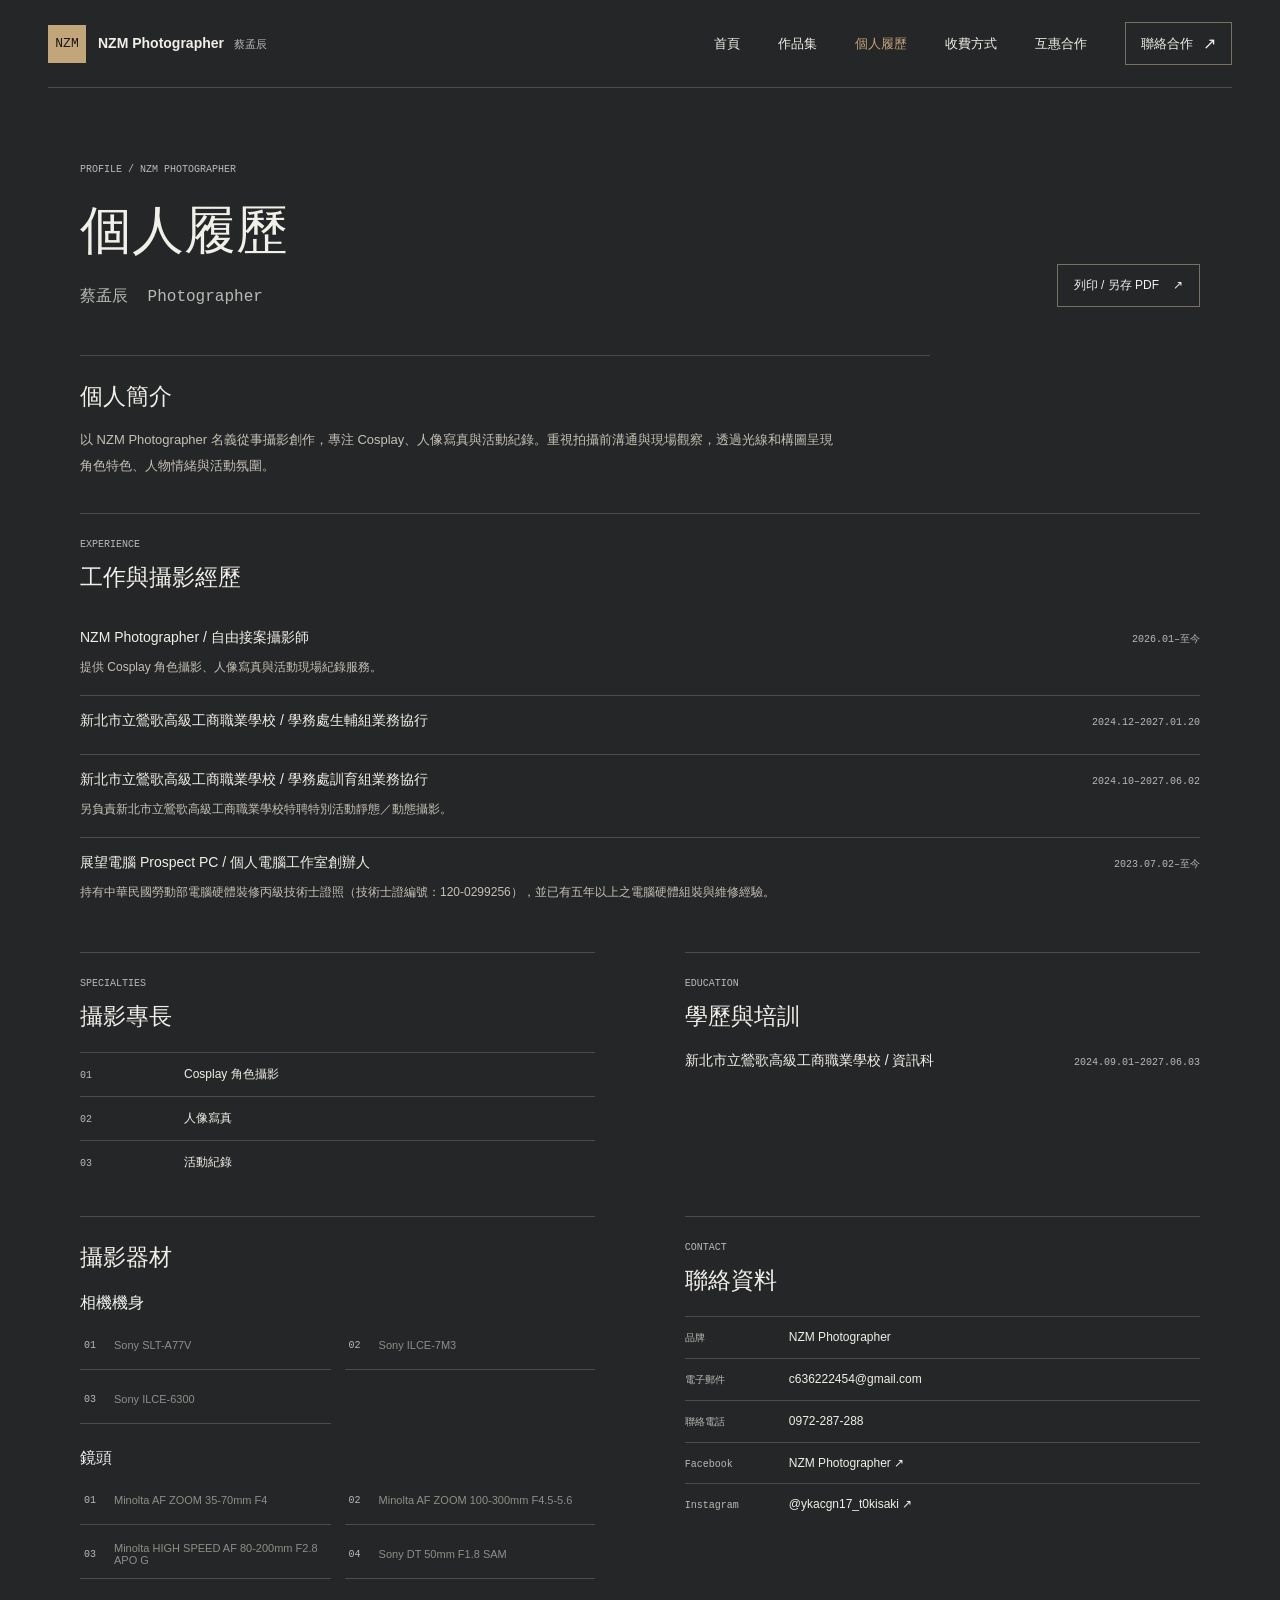
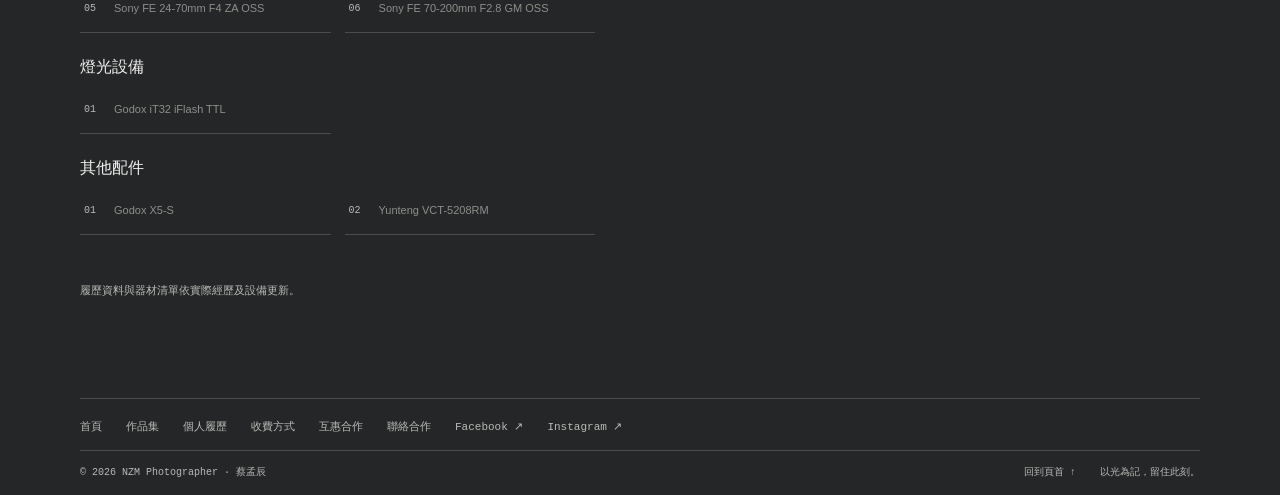
<file: resume.html>
<!doctype html>
<html lang="zh-Hant">
  <head>
    <meta charset="UTF-8" />
    <meta name="viewport" content="width=device-width, initial-scale=1.0" />
    <meta name="theme-color" content="#252627" />
    <meta name="description" content="NZM Photographer 蔡孟辰的個人履歷與攝影專長。" />
    <title>個人履歷 | NZM Photographer</title>
    <link rel="stylesheet" href="./styles.css" />
    <script src="./script.js" defer></script>
  </head>
  <body class="resume-document">
    <header class="site-header">
      <a class="brand" href="./index.html" aria-label="NZM Photographer 蔡孟辰，回到首頁">
        <span class="brand-mark">NZM</span>
        <span class="brand-name">NZM Photographer <span>蔡孟辰</span></span>
      </a>
      <button class="menu-toggle" type="button" aria-expanded="false" aria-controls="site-nav">
        <span></span><span></span><span class="visually-hidden">開啟選單</span>
      </button>
      <nav class="site-nav" id="site-nav" aria-label="主要導覽">
        <a href="./index.html">首頁</a>
        <a href="./portfolio.html">作品集</a>
        <a href="./resume.html" aria-current="page">個人履歷</a>
        <a href="./pricing.html">收費方式</a>
        <a href="./collaboration.html">互惠合作</a>
        <a class="nav-contact" href="./contact.html">聯絡合作 <span aria-hidden="true">↗</span></a>
      </nav>
    </header>
    <main id="top" class="page-content section-wrap resume-page">
      <header class="page-heading resume-heading">
        <div>
          <p class="eyebrow">PROFILE / NZM PHOTOGRAPHER</p>
          <h1>個人履歷</h1>
          <p class="resume-name">蔡孟辰 <span>Photographer</span></p>
        </div>
        <button class="resume-print" type="button" data-print-resume>列印 / 另存 PDF <span aria-hidden="true">↗</span></button>
      </header>
      <section class="resume-summary" aria-labelledby="summary-title">
        <h2 id="summary-title">個人簡介</h2>
        <p>以 NZM Photographer 名義從事攝影創作，專注 Cosplay、人像寫真與活動紀錄。重視拍攝前溝通與現場觀察，透過光線和構圖呈現角色特色、人物情緒與活動氛圍。</p>
      </section>
      <div class="resume-grid">
        <section class="resume-block resume-experience" aria-labelledby="experience-title">
          <p class="eyebrow">EXPERIENCE</p>
          <h2 id="experience-title">工作與攝影經歷</h2>
          <article class="resume-entry">
            <div class="resume-entry-meta"><h3>NZM Photographer / 自由接案攝影師</h3><span>2026.01–至今</span></div>
            <p>提供 Cosplay 角色攝影、人像寫真與活動現場紀錄服務。</p>
          </article>
          <article class="resume-entry">
            <div class="resume-entry-meta"><h3>新北市立鶯歌高級工商職業學校 / 學務處生輔組業務協行</h3><span>2024.12–2027.01.20</span></div>
          </article>
          <article class="resume-entry">
            <div class="resume-entry-meta"><h3>新北市立鶯歌高級工商職業學校 / 學務處訓育組業務協行</h3><span>2024.10–2027.06.02</span></div>
            <p>另負責新北市立鶯歌高級工商職業學校特聘特別活動靜態／動態攝影。</p>
          </article>
          <article class="resume-entry">
            <div class="resume-entry-meta"><h3>展望電腦 Prospect PC / 個人電腦工作室創辦人</h3><span>2023.07.02–至今</span></div>
            <p>持有中華民國勞動部電腦硬體裝修丙級技術士證照（技術士證編號：120-0299256），並已有五年以上之電腦硬體組裝與維修經驗。</p>
          </article>
        </section>
        <section class="resume-block" aria-labelledby="skills-title">
          <p class="eyebrow">SPECIALTIES</p>
          <h2 id="skills-title">攝影專長</h2>
          <ul class="resume-skills">
            <li><span>01</span> Cosplay 角色攝影</li>
            <li><span>02</span> 人像寫真</li>
            <li><span>03</span> 活動紀錄</li>
          </ul>
        </section>
        <section class="resume-block" aria-labelledby="education-title">
          <p class="eyebrow">EDUCATION</p>
          <h2 id="education-title">學歷與培訓</h2>
          <div class="resume-entry">
            <div class="resume-entry-meta"><h3>新北市立鶯歌高級工商職業學校 / 資訊科</h3><span>2024.09.01–2027.06.03</span></div>
          </div>
        </section>
        <section class="resume-block" aria-labelledby="equipment-title">
          <h2 id="equipment-title">攝影器材</h2>
          <div class="equipment-groups">
            <section class="equipment-group" aria-labelledby="body-gear-title">
              <h3 id="body-gear-title">相機機身</h3>
              <div class="equipment-slots">
                <div class="equipment-slot"><span>01</span><strong>Sony SLT-A77V</strong></div>
                <div class="equipment-slot"><span>02</span><strong>Sony ILCE-7M3</strong></div>
                <div class="equipment-slot"><span>03</span><strong>Sony ILCE-6300</strong></div>
              </div>
            </section>
            <section class="equipment-group" aria-labelledby="lens-gear-title">
              <h3 id="lens-gear-title">鏡頭</h3>
              <div class="equipment-slots">
                <div class="equipment-slot"><span>01</span><strong>Minolta AF ZOOM 35-70mm F4</strong></div>
                <div class="equipment-slot"><span>02</span><strong>Minolta AF ZOOM 100-300mm F4.5-5.6</strong></div>
                <div class="equipment-slot"><span>03</span><strong>Minolta HIGH SPEED AF 80-200mm F2.8 APO G</strong></div>
                <div class="equipment-slot"><span>04</span><strong>Sony DT 50mm F1.8 SAM</strong></div>
                <div class="equipment-slot"><span>05</span><strong>Sony FE 24-70mm F4 ZA OSS</strong></div>
                <div class="equipment-slot"><span>06</span><strong>Sony FE 70-200mm F2.8 GM OSS</strong></div>
              </div>
            </section>
            <section class="equipment-group" aria-labelledby="light-gear-title">
              <h3 id="light-gear-title">燈光設備</h3>
              <div class="equipment-slots">
                <div class="equipment-slot"><span>01</span><strong>Godox iT32 iFlash TTL</strong></div>
              </div>
            </section>
            <section class="equipment-group" aria-labelledby="accessory-gear-title">
              <h3 id="accessory-gear-title">其他配件</h3>
              <div class="equipment-slots">
                <div class="equipment-slot"><span>01</span><strong>Godox X5-S</strong></div>
                <div class="equipment-slot"><span>02</span><strong>Yunteng VCT-5208RM</strong></div>
              </div>
            </section>
          </div>
        </section>
        <section class="resume-block" aria-labelledby="contact-resume-title">
          <p class="eyebrow">CONTACT</p>
          <h2 id="contact-resume-title">聯絡資料</h2>
          <ul class="resume-contact-list">
            <li><span>品牌</span>NZM Photographer</li>
            <li><span>電子郵件</span><a href="mailto:c636222454@gmail.com">c636222454@gmail.com</a></li>
            <li><span>聯絡電話</span><a href="tel:+886972287288">0972-287-288</a></li>
            <li><span>Facebook</span><a href="https://www.facebook.com/profile.php?id=61589258202401" target="_blank" rel="noopener noreferrer">NZM Photographer ↗</a></li>
            <li><span>Instagram</span><a href="https://www.instagram.com/ykacgn17_t0kisaki/" target="_blank" rel="noopener noreferrer">@ykacgn17_t0kisaki ↗</a></li>
          </ul>
        </section>
      </div>
      <p class="resume-edit-note">履歷資料與器材清單依實際經歷及設備更新。</p>
    </main>
    <footer class="site-footer section-wrap">
      <nav class="footer-links" aria-label="頁尾快速連結">
        <a href="./index.html">首頁</a>
        <a href="./portfolio.html">作品集</a>
        <a href="./resume.html">個人履歷</a>
        <a href="./pricing.html">收費方式</a>
        <a href="./collaboration.html">互惠合作</a>
        <a href="./contact.html">聯絡合作</a>
        <a href="https://www.facebook.com/profile.php?id=61589258202401" target="_blank" rel="noopener noreferrer">Facebook ↗</a>
        <a href="https://www.instagram.com/ykacgn17_t0kisaki/" target="_blank" rel="noopener noreferrer">Instagram ↗</a>
      </nav>
      <span>© <span id="year"></span> NZM Photographer · 蔡孟辰</span>
      <a href="#top">回到頁首 ↑</a>
      <span>以光為記，留住此刻。</span>
    </footer>
  </body>
</html>
</file>
<file: styles.css>
:root {
  font-family: 'Microsoft JhengHei', 'PingFang TC', sans-serif;
  color: #f1efe9;
  background: #252627;
  font-synthesis: none;
  text-rendering: optimizeLegibility;
  --paper: #252627;
  --ink: #f1f1ef;
  --muted: #b9b9b6;
  --line: #4b4c4d;
  --lime: #c2a679;
  --coral: #c0876d;
  --blue: #92877b;
  --mono: 'Cascadia Code', Consolas, monospace;
  --serif: 'Songti TC', 'Noto Serif TC', 'PMingLiU', serif;
  --photo-hero: url('./images/01cosplay.jpg');
  --photo-cosplay: url('./images/01cosplay.jpg');
  --photo-portrait: url('./images/02portralt.jpg');
  --photo-event: url('./images/03event.jpg');
  --photo-collaboration: url('./images/04collaboration.jpg');
}

* { box-sizing: border-box; }
html { scroll-behavior: smooth; }
body { min-width: 0; margin: 0; }
a { color: inherit; text-decoration: none; }
button { font: inherit; }
.section-wrap { width: min(1120px, calc(100% - 96px)); margin-inline: auto; }
.visually-hidden { position: absolute; width: 1px; height: 1px; padding: 0; margin: -1px; overflow: hidden; clip: rect(0, 0, 0, 0); white-space: nowrap; border: 0; }

.site-header { width: min(1280px, calc(100% - 96px)); height: 88px; margin: auto; display: flex; align-items: center; justify-content: space-between; border-bottom: 1px solid var(--line); }
.brand { display: inline-flex; align-items: center; gap: 12px; }
.brand-mark { display: grid; place-items: center; width: 38px; height: 38px; color: var(--ink); background: var(--lime); font-family: var(--mono); font-size: 13px; font-weight: 500; }
.brand-name { font-size: 14px; font-weight: 600; }
.brand-name span { margin-left: 6px; color: var(--muted); font-family: var(--mono); font-size: 11px; font-weight: 400; }
.site-nav { display: flex; align-items: center; gap: 38px; font-size: 13px; }
.site-nav a { transition: color 160ms ease; }
.site-nav a:hover, .site-footer a:hover { color: #ba4935; }
.site-nav .nav-contact { display: inline-flex; align-items: center; gap: 10px; padding: 11px 15px; border: 1px solid var(--ink); }
.nav-contact span { font-size: 16px; }
.menu-toggle { display: none; }

.hero { min-height: 650px; padding-top: 82px; display: grid; grid-template-columns: 1fr 0.86fr; grid-template-rows: 1fr auto; column-gap: 9%; align-items: center; }
.hero-copy { padding-bottom: 36px; animation: arrive 650ms both; }
.eyebrow { margin: 0 0 24px; color: var(--muted); font-family: var(--mono); font-size: 10px; letter-spacing: 0; }
.status-dot { display: inline-block; width: 7px; height: 7px; margin-right: 7px; border-radius: 50%; background: #68a873; vertical-align: 1px; }
.hero h1, .section-heading h2, .about-heading h2, .contact h2 { margin: 0; font-family: var(--serif); font-weight: 600; letter-spacing: 0; }
.hero h1 { font-size: 76px; line-height: 1.34; }
.hero h1 span { position: relative; z-index: 0; white-space: nowrap; }
.hero h1 span::after { position: absolute; z-index: -1; right: -8px; bottom: 4px; left: -8px; height: 24px; background: var(--lime); content: ''; }
.hero-intro { max-width: 405px; margin: 23px 0 28px; color: #53574f; font-size: 15px; line-height: 2; }
.text-link { display: inline-flex; align-items: center; gap: 14px; padding-bottom: 7px; border-bottom: 1px solid var(--ink); font-size: 13px; }
.text-link span { font-size: 17px; transition: transform 160ms ease; }
.text-link:hover span { transform: translateY(3px); }
.hero-art { position: relative; width: 100%; max-width: 430px; aspect-ratio: 0.94; overflow: hidden; justify-self: end; background: var(--lime); animation: arrive 700ms 100ms both; }
.art-grid { position: absolute; inset: 0; opacity: 0.3; background-image: linear-gradient(#20231f 1px, transparent 1px), linear-gradient(90deg, #20231f 1px, transparent 1px); background-size: 40px 40px; }
.art-caption { position: absolute; top: 28px; left: 28px; color: #414738; font-family: var(--mono); font-size: 10px; line-height: 1.6; }
.art-monogram { position: absolute; top: 50%; left: 50%; color: var(--ink); font-family: var(--serif); font-size: 240px; font-weight: 500; line-height: 0.8; transform: translate(-50%, -47%); }
.art-monogram span { position: relative; z-index: 2; color: var(--coral); }
.art-square { position: absolute; right: 11%; bottom: 12%; width: 75px; height: 75px; border: 1px solid var(--ink); background: var(--blue); }
.art-index { position: absolute; right: 20px; bottom: 20px; color: var(--ink); font-family: var(--mono); font-size: 10px; }
.hero-foot { grid-column: 1 / -1; display: flex; justify-content: space-between; padding: 21px 0; border-top: 1px solid var(--line); color: var(--muted); font-family: var(--mono); font-size: 10px; }
.hero-foot .status-dot { margin-left: 5px; margin-right: 0; }

.work { padding-top: 112px; padding-bottom: 118px; }
.section-heading { display: grid; grid-template-columns: 1fr auto; align-items: end; margin-bottom: 42px; }
.section-heading .eyebrow { grid-column: 1 / -1; }
.section-heading h2 { font-size: 38px; }
.section-heading h2 em { color: #ba4935; font-style: normal; }
.section-note { margin: 0 0 6px; color: var(--muted); font-size: 11px; }
.project-row { display: grid; grid-template-columns: 190px 1fr 44px; gap: 34px; align-items: center; padding: 22px 0; border-top: 1px solid var(--line); }
.project-row:last-child { border-bottom: 1px solid var(--line); }
.project-visual { position: relative; height: 124px; overflow: hidden; }
.project-visual span { position: absolute; top: 12px; left: 14px; font-family: var(--mono); font-size: 10px; }
.project-visual i { position: absolute; right: 24px; bottom: -26px; width: 92px; height: 92px; border: 1px solid var(--ink); transform: rotate(35deg); }
.visual-coral { background: #f0a28d; }
.visual-coral i { border-radius: 50%; background: var(--lime); }
.visual-blue { background: #b8c8fa; }
.visual-blue i { right: 38px; bottom: -16px; width: 68px; height: 126px; border-radius: 50% 50% 0 0; background: var(--coral); transform: rotate(20deg); }
.visual-lime { background: #d8e8a8; }
.visual-lime i { right: 32px; bottom: 16px; width: 70px; height: 70px; background: var(--blue); transform: rotate(45deg); }
.project-type { margin: 0 0 8px; color: var(--muted); font-family: var(--mono); font-size: 10px; }
.project-copy h3 { margin: 0 0 8px; font-family: var(--serif); font-size: 21px; font-weight: 600; }
.project-copy > p:last-child { max-width: 560px; margin: 0; color: #666a61; font-size: 12px; line-height: 1.8; }
.project-arrow { display: grid; place-items: center; width: 40px; height: 40px; border: 1px solid var(--line); font-size: 18px; transition: color 160ms ease, background 160ms ease, border-color 160ms ease; }
.project-arrow:hover { color: var(--paper); border-color: var(--ink); background: var(--ink); }

.about { padding: 88px 0 96px; background: #e9ebe2; }
.about-inner { display: grid; grid-template-columns: 1fr 0.9fr; gap: 12%; }
.about-heading h2 { font-size: 42px; line-height: 1.55; }
.about-copy { padding-top: 28px; }
.about-lead { margin: 0 0 16px; font-family: var(--serif); font-size: 22px; }
.about-copy > p:not(.about-lead) { max-width: 450px; margin: 0; color: #555950; font-size: 13px; line-height: 2.1; }
.capabilities { display: flex; flex-wrap: wrap; gap: 9px 20px; margin-top: 28px; padding-top: 17px; border-top: 1px solid #cbd0c4; }
.capabilities span { color: #51564c; font-family: var(--mono); font-size: 10px; }

.contact { padding-top: 106px; padding-bottom: 106px; }
.contact .eyebrow { margin-bottom: 23px; }
.contact-line { display: flex; justify-content: space-between; align-items: center; gap: 24px; }
.contact-actions { display: flex; flex-wrap: wrap; gap: 12px; }
.contact h2 { font-size: 46px; }
.contact-button { display: inline-flex; align-items: center; gap: 28px; padding: 15px 20px; color: var(--paper); background: var(--ink); font-size: 13px; transition: background 160ms ease; }
.contact-button:hover { background: #ba4935; }
.contact-button span { font-size: 18px; }
.contact-phone { display: inline-flex; align-items: center; gap: 20px; padding: 15px 18px; border: 1px solid #777064; color: var(--ink); font-family: var(--mono); font-size: 12px; transition: border-color 160ms ease, color 160ms ease; }
.contact-phone:hover { border-color: var(--lime); color: var(--lime); }
.contact-note { margin: 17px 0 0; color: var(--muted); font-size: 12px; }
.social-links { display: flex; flex-wrap: wrap; gap: 12px 24px; margin-top: 28px; }
.social-item { display: grid; flex: 1 1 280px; gap: 8px; min-width: 0; }
.social-item > p { margin: 0; color: var(--muted); font-size: 14px; line-height: 1.7; }
.social-links a { display: inline-flex; align-items: center; gap: 8px; padding-bottom: 5px; border-bottom: 1px solid var(--line); color: var(--muted); font-family: var(--mono); font-size: 13px; transition: border-color 160ms ease, color 160ms ease; }
.social-links a:hover { border-color: var(--lime); color: var(--lime); }
.social-links span { font-size: 14px; }
.site-footer { min-height: 72px; display: grid; grid-template-columns: minmax(0, 1fr) auto auto; align-items: center; gap: 14px 24px; padding: 20px 0 16px; border-top: 1px solid var(--line); color: var(--muted); font-family: var(--mono); font-size: 10px; }
.footer-links { grid-column: 1 / -1; display: flex; align-items: center; flex-wrap: wrap; gap: 10px 24px; padding-bottom: 16px; border-bottom: 1px solid var(--line); font-size: 11px; }
.footer-links a { transition: color 160ms ease; }
.footer-links a:hover { color: var(--lime); }

@keyframes arrive { from { opacity: 0; transform: translateY(12px); } to { opacity: 1; transform: translateY(0); } }
@media (prefers-reduced-motion: reduce) { *, *::before, *::after { scroll-behavior: auto !important; animation-duration: 0.01ms !important; animation-iteration-count: 1 !important; transition-duration: 0.01ms !important; } }

@media (max-width: 760px) {
  .section-wrap, .site-header { width: calc(100% - 40px); }
  .site-header { position: sticky; top: 0; z-index: 20; height: 72px; background: var(--paper); transition: transform 180ms ease; }
  .site-header.is-hidden { transform: translateY(-100%); }
  .menu-toggle { z-index: 3; display: grid; gap: 5px; width: 42px; height: 42px; place-content: center; border: 1px solid var(--line); background: transparent; cursor: pointer; }
  .menu-toggle > span:not(.visually-hidden) { display: block; width: 17px; height: 1px; background: var(--ink); }
  .site-nav { position: absolute; z-index: 2; top: 71px; right: 0; left: 0; display: none; align-items: stretch; gap: 0; padding: 8px 20px 18px; border-bottom: 1px solid var(--line); background: var(--paper); }
  .site-nav.is-open { display: flex; flex-direction: column; }
  .site-nav a { padding: 14px 0; }
  .site-nav .nav-contact { justify-content: space-between; padding: 13px 14px; }
  .hero { min-height: auto; padding-top: 58px; grid-template-columns: 1fr; gap: 32px; }
  .hero-copy { padding-bottom: 0; }
  .hero h1 { font-size: 48px; }
  .hero-intro { max-width: 440px; font-size: 14px; }
  .hero-art { width: min(100%, 430px); justify-self: center; }
  .art-monogram { font-size: 210px; }
  .hero-foot { margin-top: 12px; gap: 12px; font-size: 9px; }
  .work { padding-top: 78px; padding-bottom: 78px; }
  .section-heading { display: block; margin-bottom: 28px; }
  .section-heading h2 { font-size: 30px; }
  .section-note { margin-top: 12px; }
  .project-row { grid-template-columns: 88px 1fr 34px; gap: 14px; padding: 17px 0; }
  .project-visual { height: 92px; }
  .project-visual i { right: 7px; width: 55px; height: 55px; }
  .visual-blue i { right: 8px; width: 44px; height: 94px; }
  .visual-lime i { right: 7px; width: 46px; height: 46px; }
  .project-visual span { top: 8px; left: 8px; font-size: 9px; }
  .project-copy h3 { font-size: 16px; }
  .project-copy > p:last-child { font-size: 11px; line-height: 1.65; }
  .project-type { font-size: 9px; }
  .project-arrow { width: 32px; height: 32px; }
  .about { padding: 64px 0 70px; }
  .about-inner { grid-template-columns: 1fr; gap: 18px; }
  .about-heading h2 { font-size: 35px; }
  .about-copy { padding-top: 0; }
  .about-lead { font-size: 19px; }
  .contact { padding-top: 72px; padding-bottom: 72px; }
  .contact-line { align-items: flex-start; flex-direction: column; gap: 22px; }
  .contact-actions { width: 100%; }
  .contact h2 { font-size: 36px; }
  .site-footer { min-height: 76px; grid-template-columns: minmax(0, 1fr) auto; gap: 12px 18px; padding: 18px 0; }
  .footer-links { gap: 12px 18px; padding-bottom: 14px; }
  .site-footer span:last-child { grid-column: 1 / -1; width: auto; }
}

@media (max-width: 390px) {
  .section-wrap, .site-header { width: calc(100% - 32px); }
  .hero h1 { font-size: 40px; }
  .brand-name span { display: block; margin: 2px 0 0; }
  .project-row { grid-template-columns: 72px 1fr 30px; gap: 11px; }
  .project-visual { height: 84px; }
  .project-copy h3 { font-size: 14px; }
  .project-copy > p:last-child { font-size: 10px; }
}

body { background: var(--paper); }
.site-header { position: relative; border-color: var(--line); }
.brand-mark { color: #171613; background: var(--lime); }
.brand-name span { color: var(--muted); }
.site-nav a:hover, .site-footer a:hover { color: #e0c494; }
.site-nav .nav-contact { border-color: #777064; }
.eyebrow, .hero-foot, .site-footer, .section-note, .project-type { color: var(--muted); }
.status-dot { background: #c2a679; }
.hero h1 span::after { height: 18px; background: #a98c61; opacity: 0.62; }
.hero-intro, .project-copy > p:last-child, .about-copy > p:not(.about-lead), .contact-note { color: #c5c1b8; }
.text-link { border-color: #c2beb4; }
.hero-art { background-image: linear-gradient(180deg, rgba(14, 14, 13, 0.08), rgba(14, 14, 13, 0.24)), var(--photo-hero); background-position: center; background-size: cover; }
.art-caption, .art-index { color: #ded8ca; text-shadow: 0 1px 3px rgba(0, 0, 0, 0.9), 0 0 8px rgba(0, 0, 0, 0.55); }
.project-visual { background-position: center; background-size: cover; }
.project-visual span { color: #e5dfd3; font-family: var(--mono); font-size: 9px; letter-spacing: 0.08em; text-shadow: 0 1px 3px rgba(0, 0, 0, 0.95), 0 0 8px rgba(0, 0, 0, 0.65); }
.photo-cosplay { background-image: linear-gradient(0deg, rgba(14, 14, 13, 0.35), transparent 60%), var(--photo-cosplay); }
.photo-portrait { background-image: linear-gradient(0deg, rgba(14, 14, 13, 0.35), transparent 60%), var(--photo-portrait); }
.photo-event { background-image: linear-gradient(0deg, rgba(14, 14, 13, 0.35), transparent 60%), var(--photo-event); }
.section-heading h2 em { color: #c2a77f; }
  .about { background: #303132; }
.about-lead { color: #e4e0d7; }
  .capabilities { border-color: #505152; }
.capabilities span { color: #d0cbc1; }
.contact-button { color: #161512; background: #c8ad82; }
.contact-button:hover { background: #dec393; }
.project-arrow { border-color: #4a4942; }
.project-arrow:hover { border-color: #b99d74; background: #b99d74; color: #161512; }

@media (max-width: 760px) {
  .site-nav { border-color: var(--line); background: #2d2e2f; }
  .menu-toggle { border-color: #4a4942; }
  .menu-toggle > span:not(.visually-hidden) { background: var(--ink); }
}

.site-nav a[aria-current="page"] { color: var(--lime); }
.home-services { padding-top: 78px; padding-bottom: 104px; }
.service-links { border-top: 1px solid var(--line); }
.service-link { display: grid; grid-template-columns: 190px minmax(0, 1fr) 44px; align-items: center; gap: 34px; padding: 22px 0; border-bottom: 1px solid var(--line); }
.service-visual { display: block; height: 124px; overflow: hidden; }
.service-visual img { display: block; width: 100%; height: 100%; object-fit: cover; transition: transform 240ms ease; }
.service-link:hover .service-visual img { transform: scale(1.04); }
.service-copy { display: grid; gap: 8px; }
.service-number { color: var(--muted); font-family: var(--mono); font-size: 10px; }
.service-link strong { font-family: var(--serif); font-size: 21px; font-weight: 600; }
.service-description { max-width: 560px; color: #c5c1b8; font-size: 12px; line-height: 1.8; }
.service-arrow { display: grid; place-items: center; width: 40px; height: 40px; border: 1px solid var(--line); color: var(--ink); font-size: 18px; transition: color 160ms ease, background 160ms ease, border-color 160ms ease, transform 160ms ease; }
.service-link:hover .service-arrow { transform: translate(3px, -3px); border-color: var(--lime); color: var(--paper); background: var(--lime); }
.home-cta { display: flex; flex-wrap: wrap; gap: 26px; margin-top: 30px; }
.page-content { min-height: calc(100vh - 160px); padding-top: 76px; padding-bottom: 100px; }
.series-back-link { display: inline-flex; align-items: center; gap: 10px; margin-bottom: 30px; padding: 10px 14px; border: 1px solid var(--line); color: var(--ink); font-size: 12px; transition: border-color 160ms ease, color 160ms ease, background 160ms ease; }
.series-back-link:hover { border-color: var(--lime); color: var(--lime); }
.series-back-link:focus-visible { outline: 2px solid var(--lime); outline-offset: 3px; }
.series-back-link span { font-size: 17px; }
.page-heading { max-width: 760px; padding-bottom: 48px; }
.page-heading .eyebrow { margin-bottom: 20px; }
.page-heading h1 { margin: 0; font-family: var(--serif); font-size: 52px; font-weight: 600; line-height: 1.4; }
.page-heading h1 em { color: #c2a77f; font-style: normal; }
.page-heading > p:last-child { max-width: 620px; margin: 18px 0 0; color: #c5c1b8; font-size: 14px; line-height: 1.9; }
.page-end-link { padding-top: 28px; }
.pricing-page-links { display: flex; flex-wrap: wrap; gap: 18px 28px; }
.page-content .project-row { scroll-margin-top: 28px; }
.project-copy h2 { margin: 0 0 8px; font-family: var(--serif); font-size: 21px; font-weight: 600; }
.resume-heading { display: flex; justify-content: space-between; align-items: end; gap: 28px; max-width: none; }
.series-collection { padding-top: 28px; border-top: 1px solid var(--line); }
.series-copy h2 { margin: 0 0 14px; font-family: var(--serif); font-size: 28px; font-weight: 500; }
.series-copy > p:not(.eyebrow) { margin: 0; color: #c5c1b8; font-size: 13px; line-height: 2; }
.series-links { display: flex; flex-wrap: wrap; gap: 24px; margin-top: 26px; }
.series-gallery { display: grid; grid-template-columns: repeat(3, minmax(0, 1fr)); gap: 24px; margin-top: 42px; }
.series-gallery-item { min-width: 0; margin: 0; }
.series-gallery-item img { display: block; width: 100%; aspect-ratio: 4 / 3; object-fit: cover; }
.series-gallery-item figcaption { padding-top: 12px; color: var(--muted); font-family: var(--mono); font-size: 10px; letter-spacing: 0.08em; }
.resume-heading .resume-name { margin: 18px 0 0; color: var(--muted); font-family: var(--mono); }
.resume-name span { margin-left: 10px; }
.resume-print { flex: 0 0 auto; display: inline-flex; align-items: center; gap: 14px; padding: 12px 16px; border: 1px solid #777064; color: var(--ink); background: transparent; font: inherit; font-size: 12px; cursor: pointer; }
.resume-print:hover { border-color: var(--lime); color: var(--lime); }
.resume-summary { max-width: 850px; padding: 25px 0 34px; border-top: 1px solid var(--line); }
.resume-summary h2, .resume-block h2 { margin: 0 0 15px; font-family: var(--serif); font-size: 23px; font-weight: 500; }
.resume-summary > p, .resume-entry > p { max-width: 760px; margin: 0; color: #c5c1b8; font-size: 13px; line-height: 2; }
.resume-grid { display: grid; grid-template-columns: 1fr 1fr; column-gap: 8%; }
.resume-block { padding: 25px 0 32px; border-top: 1px solid var(--line); }
.resume-experience { grid-column: 1 / -1; }
.resume-block .eyebrow { margin-bottom: 12px; }
.resume-block h2 { margin-bottom: 20px; }
.resume-entry + .resume-entry { margin-top: 26px; }
.resume-experience .resume-entry { padding: 16px 0; border-bottom: 1px solid var(--line); }
.resume-experience .resume-entry + .resume-entry { margin-top: 0; }
.resume-experience .resume-entry:last-child { border-bottom: 0; }
.resume-entry-meta { display: flex; flex-wrap: wrap; justify-content: space-between; align-items: baseline; gap: 8px 16px; margin-bottom: 8px; }
.resume-entry-meta h3 { margin: 0; font-size: 14px; font-weight: 500; }
.resume-entry-meta span { color: var(--muted); font-family: var(--mono); font-size: 10px; text-align: right; }
.resume-entry > p { font-size: 12px; }
.resume-placeholder h3, .resume-placeholder > p { color: var(--muted); }
.resume-skills, .resume-contact-list { display: grid; gap: 0; margin: 0; padding: 0; list-style: none; }
.resume-skills li, .resume-contact-list li { display: flex; gap: 16px; align-items: baseline; padding: 13px 0; border-top: 1px solid var(--line); font-size: 12px; }
.resume-skills li span, .resume-contact-list li span { min-width: 88px; color: var(--muted); font-family: var(--mono); font-size: 10px; }
.equipment-groups { display: grid; gap: 24px; }
.equipment-group h3 { margin: 0 0 12px; color: var(--ink); font-family: 'Microsoft JhengHei', 'PingFang TC', sans-serif; font-size: 16px; font-weight: 500; }
.equipment-slots { display: grid; grid-template-columns: 1fr 1fr; gap: 10px 14px; }
.equipment-slot { display: grid; grid-template-columns: 30px 1fr; align-items: center; min-height: 44px; padding: 0 4px 4px; border: 0; border-bottom: 1px solid var(--line); background: transparent; }
.equipment-slot > span { color: var(--muted); font-family: var(--mono); font-size: 10px; }
.equipment-slot strong { color: #8e8e89; font-size: 11px; font-weight: 400; }
.resume-edit-note { margin: 16px 0 0; color: var(--muted); font-size: 11px; }
.contact-details { max-width: 760px; border-top: 1px solid var(--line); }
.contact-detail { display: grid; grid-template-columns: 100px 1fr 24px; align-items: center; gap: 18px; min-height: 88px; border-bottom: 1px solid var(--line); }
.contact-detail .eyebrow { margin: 0; font-size: 12px; }
.contact-detail strong { min-width: 0; overflow-wrap: anywhere; font-family: var(--mono); font-size: 17px; font-weight: 400; }
.contact-detail > span:last-child { justify-self: end; color: var(--lime); font-size: 18px; }
.contact-socials { margin-top: 34px; }
.pricing-list { max-width: 880px; border-top: 1px solid var(--line); }
.pricing-row { display: grid; grid-template-columns: 48px minmax(180px, 0.8fr) minmax(0, 1.2fr); align-items: start; gap: 18px; padding: 28px 0; border-bottom: 1px solid var(--line); }
.pricing-number { color: var(--muted); font-family: var(--mono); font-size: 11px; }
.pricing-category .project-type { margin-bottom: 9px; font-size: 11px; }
.pricing-row h2 { margin: 0; font-family: var(--serif); font-size: 23px; font-weight: 500; }
.pricing-options { display: grid; gap: 18px; }
.pricing-option { display: grid; grid-template-columns: minmax(0, 1fr) auto; align-items: baseline; gap: 5px 16px; }
.pricing-option h3 { margin: 0; font-size: 15px; font-weight: 500; }
.pricing-option strong { color: var(--ink); font-family: var(--mono); font-size: 17px; font-weight: 500; white-space: nowrap; }
.pricing-option p { grid-column: 1 / -1; margin: 0; color: var(--muted); font-size: 14px; line-height: 1.8; }
.pricing-guidance { max-width: 700px; margin: 24px 0 0; color: var(--muted); font-size: 13px; line-height: 1.9; }
.collaboration-intro { display: grid; grid-template-columns: minmax(0, 1fr) minmax(260px, 0.72fr); align-items: stretch; gap: 8%; }
.collaboration-copy h2 { max-width: 540px; margin: 0 0 18px; font-family: var(--serif); font-size: 28px; font-weight: 500; line-height: 1.5; }
.collaboration-copy > p { max-width: 540px; margin: 0; color: #c5c1b8; font-size: 13px; line-height: 2; }
.collaboration-types { display: grid; gap: 0; margin: 24px 0 0; padding: 0; border-top: 1px solid var(--line); list-style: none; }
.collaboration-types li { display: flex; gap: 16px; align-items: baseline; padding: 14px 0; border-bottom: 1px solid var(--line); font-size: 13px; }
.collaboration-types span { color: var(--muted); font-family: var(--mono); font-size: 10px; }
.collaboration-photo { position: relative; min-height: 360px; overflow: hidden; background: linear-gradient(180deg, rgba(14, 14, 13, 0.12), rgba(14, 14, 13, 0.28)), var(--photo-collaboration) center / cover; }
.collaboration-photo span { position: absolute; right: 16px; bottom: 16px; color: #f1efe9; font-family: var(--mono); font-size: 10px; text-shadow: 0 1px 3px rgba(0, 0, 0, 0.9), 0 0 8px rgba(0, 0, 0, 0.55); }
.collaboration-terms { margin-top: 42px; padding-top: 22px; border-top: 1px solid var(--line); }
.collaboration-terms > h2 { margin: 0 0 22px; font-family: var(--serif); font-size: 23px; font-weight: 500; }
.collaboration-terms-grid { display: grid; grid-template-columns: minmax(0, 1.25fr) minmax(250px, 0.75fr); gap: 8%; }
.collaboration-terms-grid h3 { margin: 0 0 14px; color: var(--lime); font-size: 13px; font-weight: 500; }
.collaboration-rule-list { margin: 0; border-top: 1px solid var(--line); }
.collaboration-rule-list > div { display: grid; grid-template-columns: 108px minmax(0, 1fr); gap: 14px; padding: 12px 0; border-bottom: 1px solid var(--line); }
.collaboration-rule-list dt { color: var(--muted); font-size: 11px; }
.collaboration-rule-list dd { margin: 0; color: #c5c1b8; font-size: 12px; line-height: 1.8; }
.collaboration-notes { align-self: start; padding: 24px 24px 24px 26px; border-left: 4px solid var(--lime); background: rgba(194, 166, 121, 0.1); }
.collaboration-notes h3 { margin-bottom: 18px; color: #e1c18e; font-size: 18px; }
.collaboration-notes ol { margin: 0; padding-left: 26px; border-top: 1px solid rgba(194, 166, 121, 0.35); }
.collaboration-notes li { padding: 16px 0 16px 6px; border-bottom: 1px solid rgba(194, 166, 121, 0.24); color: #e2ddd3; font-size: 14px; line-height: 2; }
.collaboration-notes li:last-child { border-bottom: 0; }
.collaboration-contact { display: flex; justify-content: space-between; align-items: center; gap: 20px; margin-top: 42px; padding-top: 22px; border-top: 1px solid var(--line); }
.collaboration-contact p { margin: 0; color: var(--muted); font-size: 12px; line-height: 1.8; }

@media (max-width: 820px) and (min-width: 761px) {
  .site-header { width: min(1280px, calc(100% - 64px)); }
  .site-nav { gap: 22px; font-size: 12px; }
  .site-nav .nav-contact { padding: 10px 12px; }
}

@media (max-width: 760px) {
  .home-services { padding-top: 58px; padding-bottom: 70px; }
  .service-link { grid-template-columns: 88px minmax(0, 1fr) 34px; gap: 14px; padding: 17px 0; }
  .service-visual { height: 92px; }
  .service-copy { gap: 5px; }
  .service-number { font-size: 9px; }
  .service-link strong { font-size: 16px; }
  .service-description { font-size: 11px; line-height: 1.65; }
  .service-arrow { width: 32px; height: 32px; }
  .page-content { min-height: calc(100vh - 148px); padding-top: 54px; padding-bottom: 72px; }
  .page-heading { padding-bottom: 34px; }
  .page-heading h1 { font-size: 38px; }
  .series-collection { padding-top: 22px; }
  .series-copy h2 { font-size: 24px; }
  .series-gallery { grid-template-columns: repeat(2, minmax(0, 1fr)); gap: 20px 14px; margin-top: 32px; }
  .resume-heading { align-items: flex-start; flex-direction: column; }
  .resume-grid { grid-template-columns: 1fr; }
  .resume-experience { grid-column: auto; }
  .equipment-slots { grid-template-columns: 1fr; }
  .resume-summary { padding-top: 20px; }
  .contact-detail { grid-template-columns: 68px 1fr 20px; gap: 10px; }
  .contact-detail strong { font-size: 13px; }
  .pricing-row { grid-template-columns: 30px minmax(0, 1fr); gap: 14px; padding: 22px 0; }
  .pricing-options { grid-column: 2; }
  .collaboration-intro { grid-template-columns: 1fr; gap: 28px; }
  .collaboration-copy h2 { font-size: 24px; }
  .collaboration-photo { min-height: 340px; }
  .collaboration-terms { margin-top: 30px; }
  .collaboration-terms-grid { grid-template-columns: 1fr; gap: 28px; }
  .collaboration-rule-list > div { grid-template-columns: 88px minmax(0, 1fr); gap: 10px; }
  .collaboration-contact { align-items: flex-start; flex-direction: column; margin-top: 30px; }
}

@media (max-width: 480px) {
  .series-gallery { grid-template-columns: 1fr; }
}

@media (max-width: 390px) {
  .service-link { grid-template-columns: 72px minmax(0, 1fr) 30px; gap: 10px; }
  .service-visual { height: 78px; }
  .service-description { font-size: 10px; }
}

@media print {
  body.resume-document { color: #171717; background: #fff; }
  .resume-document .site-header, .resume-document .site-footer, .resume-document .resume-print { display: none !important; }
  .resume-document .page-content { width: 100%; min-height: 0; padding: 0; }
  .resume-document .page-heading { padding: 0 0 24px; }
  .resume-document .page-heading h1, .resume-document .resume-summary h2, .resume-document .resume-block h2, .resume-document .resume-entry-meta h3 { color: #171717; }
  .resume-document .resume-summary, .resume-document .resume-block, .resume-document .resume-skills li, .resume-document .resume-contact-list li, .resume-document .equipment-slot { border-color: #aaa; }
  .resume-document .resume-summary > p, .resume-document .resume-entry > p, .resume-document .resume-skills li, .resume-document .resume-contact-list li, .resume-document .equipment-slot strong { color: #555; }
  .resume-document .resume-name, .resume-document .resume-name span, .resume-document .resume-edit-note, .resume-document .resume-entry-meta span { color: #555 !important; }
  .resume-document .resume-grid { break-inside: avoid; }
}
</file>
